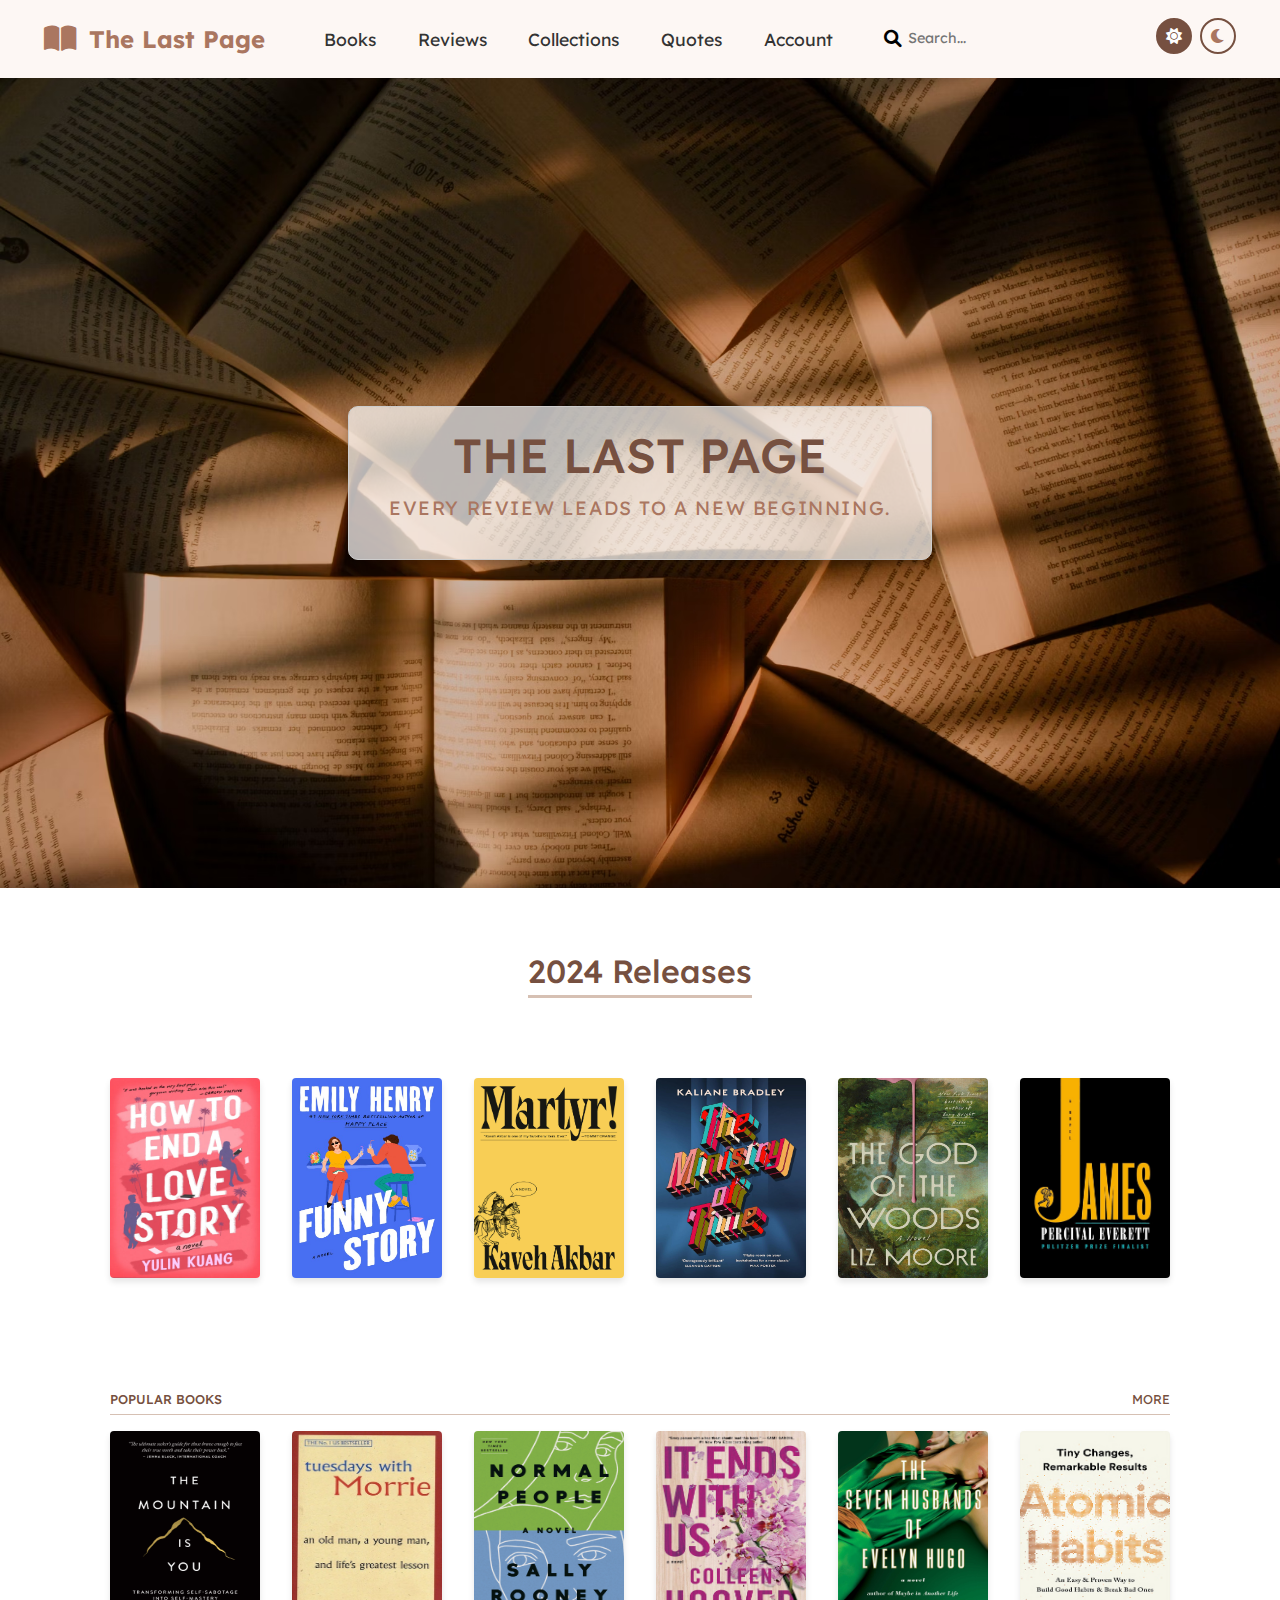
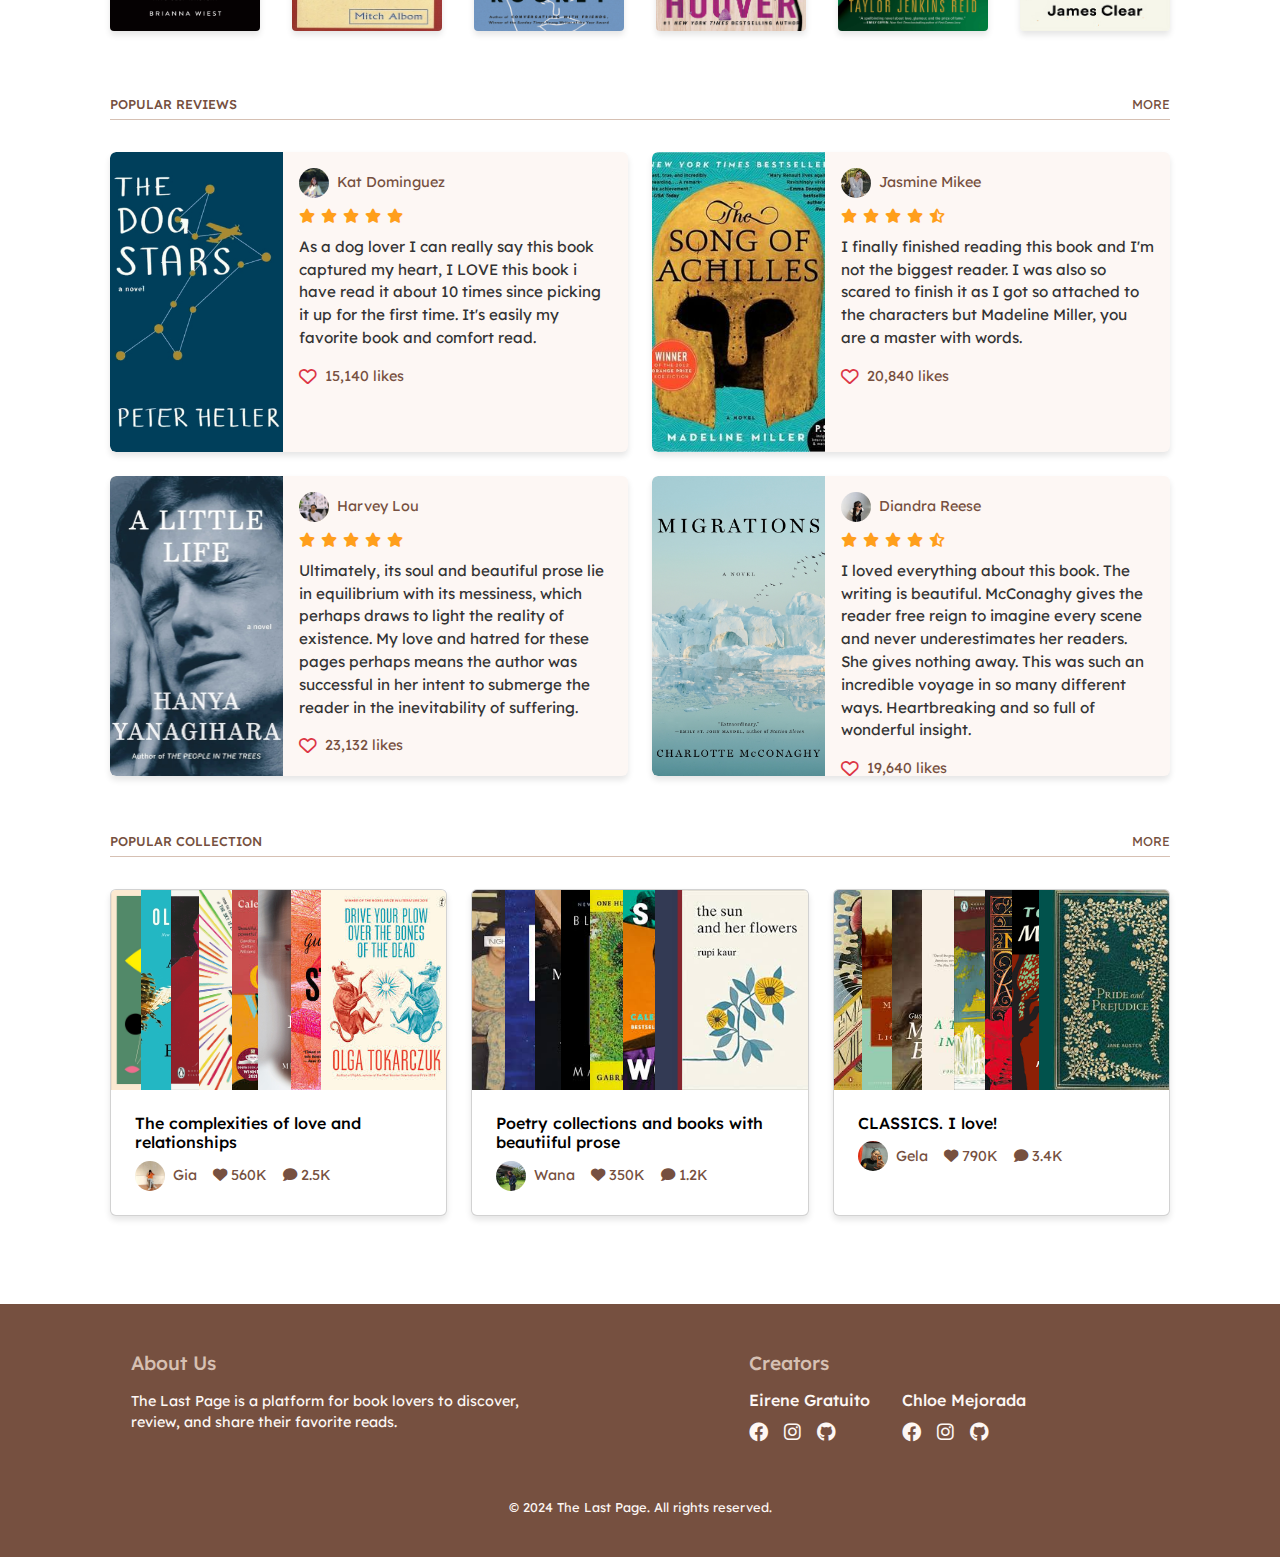
<file: index.html>
<!DOCTYPE html>
<html lang="en">
  <head>
    <title>Book Website</title>
    <meta charset="utf-8" />
    <meta
      name="viewport"
      content="width=device-width, initial-scale=1, shrink-to-fit=no"
    />
    <link
      href="https://cdn.jsdelivr.net/npm/bootstrap@5.3.2/dist/css/bootstrap.min.css"
      rel="stylesheet"
    />
    <link rel="preconnect" href="https://fonts.googleapis.com" />
    <link rel="preconnect" href="https://fonts.gstatic.com" crossorigin />
    <link
      href="https://fonts.googleapis.com/css2?family=Inter:ital,opsz,wght@0,14..32,100..900;1,14..32,100..900&family=Lexend:wght@100..900&display=swap"
      rel="stylesheet"
    />
    <link
      href="https://cdnjs.cloudflare.com/ajax/libs/font-awesome/6.0.0/css/all.min.css"
      rel="stylesheet"
    />
    <link rel="stylesheet" href="style.css" />
    <link rel="stylesheet" href="mediaqueries.css" />
  </head>
  <body>
    <header>
      <nav class="navbar navbar-expand-lg navbar-light">
        <div class="container-fluid">
          <a class="navbar-brand" href="index.html">
            <i class="fas fa-book-open"></i>
            The Last Page
          </a>
          <button
            class="navbar-toggler"
            type="button"
            data-bs-toggle="collapse"
            data-bs-target="#navbarContent"
          >
            <span class="navbar-toggler-icon"></span>
          </button>

          <div class="collapse navbar-collapse" id="navbarContent">
            <ul class="navbar-nav mx-auto mb-2 mb-lg-0">
              <li class="nav-item">
                <a class="nav-link" href="books.html">Books</a>
              </li>
              <li class="nav-item">
                <a class="nav-link" href="reviews.html">Reviews</a>
              </li>
              <li class="nav-item">
                <a class="nav-link" href="collection.html">Collections</a>
              </li>
              <li class="nav-item">
                <a class="nav-link" href="quotes.html">Quotes</a>
              </li>
              <li class="nav-item">
                <a class="nav-link" href="account.html">Account</a>
              </li>
            </ul>

            <div class="d-flex align-items-center">
              <div class="search-container">
                <div class="search-wrapper">
                  <i class="fas fa-search search-icon"></i>
                  <input
                    type="text"
                    class="search-input"
                    placeholder="Search..."
                  />
                  <div class="search-underline"></div>
                </div>
              </div>
              <!-- Add theme switcher here -->
              <div class="theme-switcher">
                <div class="theme-options">
                  <button
                    class="theme-btn light-theme active"
                    data-theme="light"
                  >
                    <i class="fas fa-sun"></i>
                  </button>
                  <button class="theme-btn dark-theme" data-theme="dark">
                    <i class="fas fa-moon"></i>
                  </button>
                </div>
              </div>
            </div>
          </div>
        </div>
      </nav>
    </header>

    <main>
      <div class="hero-image">
        <div class="hero-container text-center">
          <h1 class="hero-title">THE LAST PAGE</h1>
          <p class="hero-subtitle">Every review leads to a new beginning.</p>
        </div>
      </div>

      <div class="content-wrapper">
        <!-- 2024 Releases Section -->
        <h2 class="poster-main-title">2024 Releases</h2>
        <section class="posters-container">
          <div class="poster">
            <img src="Assets/poster1.jpg" alt="How to End a Love Story" />
            <div class="poster-title">How to End a Love Story (2024)</div>
            <div class="poster-stats">
              <div class="views">
                <i class="fas fa-eye"></i>
                <span>12.08k</span>
              </div>
              <div class="likes">
                <i class="fas fa-heart"></i>
                <span>4.74k</span>
              </div>
            </div>
          </div>
          <div class="poster">
            <img src="Assets/poster2.jpg" alt="Funny Story" />
            <div class="poster-title">Funny Story (2024)</div>
            <div class="poster-stats">
              <div class="views">
                <i class="fas fa-eye"></i>
                <span>12.08k</span>
              </div>
              <div class="likes">
                <i class="fas fa-heart"></i>
                <span>4.74k</span>
              </div>
            </div>
          </div>
          <div class="poster">
            <img src="Assets/poster3.jpg" alt="Martyr" />
            <div class="poster-title">Martyr! (2024)</div>
            <div class="poster-stats">
              <div class="views">
                <i class="fas fa-eye"></i>
                <span>12.08k</span>
              </div>
              <div class="likes">
                <i class="fas fa-heart"></i>
                <span>4.74k</span>
              </div>
            </div>
          </div>
          <div class="poster">
            <img src="Assets/poster4.jpg" alt="The Ministry of Time" />
            <div class="poster-title">The Ministry of Time (2024)</div>
            <div class="poster-stats">
              <div class="views">
                <i class="fas fa-eye"></i>
                <span>12.08k</span>
              </div>
              <div class="likes">
                <i class="fas fa-heart"></i>
                <span>4.74k</span>
              </div>
            </div>
          </div>
          <div class="poster">
            <img src="Assets/poster5.jpg" alt="The God of the Woods" />
            <div class="poster-title">The God of the Woods (2024)</div>
            <div class="poster-stats">
              <div class="views">
                <i class="fas fa-eye"></i>
                <span>12.08k</span>
              </div>
              <div class="likes">
                <i class="fas fa-heart"></i>
                <span>4.74k</span>
              </div>
            </div>
          </div>
          <div class="poster">
            <img src="Assets/poster6.jpg" alt="James" />
            <div class="poster-title">James (2024)</div>
            <div class="poster-stats">
              <div class="views">
                <i class="fas fa-eye"></i>
                <span>12.08k</span>
              </div>
              <div class="likes">
                <i class="fas fa-heart"></i>
                <span>4.74k</span>
              </div>
            </div>
          </div>
        </section>

        <!-- Popular Section -->
        <section class="popular-section">
          <div class="section-header">
            <h2 class="popular-title">POPULAR BOOKS</h2>
            <a href="#" class="more-link">MORE</a>
          </div>
          <div class="posters-container">
            <div class="poster">
              <img src="Assets/popular1.jpg" alt="The Mountain Is You" />
              <div class="poster-actions">
                <button class="action-btn">
                  <i class="fa-regular fa-eye"></i>
                </button>
                <button class="action-btn">
                  <i class="fa-regular fa-heart"></i>
                </button>
                <button class="action-btn">
                  <i class="fa-solid fa-ellipsis"></i>
                </button>
              </div>
            </div>
            <div class="poster">
              <img src="Assets/popular2.jpg" alt="Tuesdays with Morrie" />
              <div class="poster-actions">
                <button class="action-btn">
                  <i class="fa-regular fa-eye"></i>
                </button>
                <button class="action-btn">
                  <i class="fa-regular fa-heart"></i>
                </button>
                <button class="action-btn">
                  <i class="fa-solid fa-ellipsis"></i>
                </button>
              </div>
            </div>
            <div class="poster">
              <img src="Assets/popular3.jpg" alt="Normal People" />
              <div class="poster-actions">
                <button class="action-btn">
                  <i class="fa-regular fa-eye"></i>
                </button>
                <button class="action-btn">
                  <i class="fa-regular fa-heart"></i>
                </button>
                <button class="action-btn">
                  <i class="fa-solid fa-ellipsis"></i>
                </button>
              </div>
            </div>
            <div class="poster">
              <img src="Assets/popular4.jpg" alt="It Ends with Us" />
              <div class="poster-actions">
                <button class="action-btn">
                  <i class="fa-regular fa-eye"></i>
                </button>
                <button class="action-btn">
                  <i class="fa-regular fa-heart"></i>
                </button>
                <button class="action-btn">
                  <i class="fa-solid fa-ellipsis"></i>
                </button>
              </div>
            </div>
            <div class="poster">
              <img
                src="Assets/popular5.jpg"
                alt="The Seven Husbands of Evelyn Hugo"
              />
              <div class="poster-actions">
                <button class="action-btn">
                  <i class="fa-regular fa-eye"></i>
                </button>
                <button class="action-btn">
                  <i class="fa-regular fa-heart"></i>
                </button>
                <button class="action-btn">
                  <i class="fa-solid fa-ellipsis"></i>
                </button>
              </div>
            </div>
            <div class="poster">
              <img src="Assets/popular6.jpg" alt="Atomic Habits" />
              <div class="poster-actions">
                <button class="action-btn">
                  <i class="fa-regular fa-eye"></i>
                </button>
                <button class="action-btn">
                  <i class="fa-regular fa-heart"></i>
                </button>
                <button class="action-btn">
                  <i class="fa-solid fa-ellipsis"></i>
                </button>
              </div>
            </div>
          </div>
        </section>
        <!-- Review Section -->
        <section class="review-section">
          <div class="section-header">
            <h2 class="popular-title">POPULAR REVIEWS</h2>
            <a href="#" class="more-link">MORE</a>
          </div>
          <div class="row">
            <div class="col-md-6 mb-4">
              <div class="card">
                <div class="row g-0">
                  <div class="col-md-4">
                    <img
                      src="Assets\The Dog Stars.jpg"
                      class="img-fluid rounded-start"
                      alt="Wicked 2024"
                    />
                  </div>
                  <div class="col-md-8">
                    <div class="card-body">
                      <div class="user-profile mb-2">
                        <img
                          src="Assets\ate trin.jpg"
                          class="rounded-circle me-2"
                          alt="User Avatar"
                          width="30"
                          height="30"
                        />
                        <span class="username">Kat Dominguez</span>
                      </div>
                      <div class="d-flex align-items-center mb-2">
                        <div class="me-2">
                          <i class="fas fa-star text-warning"></i>
                          <i class="fas fa-star text-warning"></i>
                          <i class="fas fa-star text-warning"></i>
                          <i class="fas fa-star text-warning"></i>
                          <i class="fas fa-star text-warning"></i>
                        </div>
                      </div>
                      <p class="card-text">
                        As a dog lover I can really say this book captured my heart, I LOVE this book i have read it about 10 times since picking it up 
                        for the first time. It's easily my favorite book and comfort read.
                      </p>
                      <div class="d-flex align-items-center">
                        <i class="far fa-heart me-2 text-danger like-icon"></i>
                        <span class="like-count">15,140 likes</span>
                      </div>
                    </div>
                  </div>
                </div>
              </div>
            </div>
            <div class="col-md-6 mb-4">
              <div class="card">
                <div class="row g-0">
                  <div class="col-md-4">
                    <img
                      src="Assets\the aong of achilles.jpg"
                      class="img-fluid rounded-start"
                      alt="Wicked 2024"
                    />
                  </div>
                  <div class="col-md-8">
                    <div class="card-body">
                      <div class="user-profile mb-2">
                        <img
                          src="Assets\jas.jpg"
                          class="rounded-circle me-2"
                          alt="User Avatar"
                          width="30"
                          height="30"
                        />
                        <span class="username">Jasmine Mikee</span>
                      </div>
                      <div class="d-flex align-items-center mb-2">
                        <div class="me-2">
                          <i class="fas fa-star text-warning"></i>
                          <i class="fas fa-star text-warning"></i>
                          <i class="fas fa-star text-warning"></i>
                          <i class="fas fa-star text-warning"></i>
                          <i class="fas fa-star-half-alt text-warning"></i>
                        </div>
                      </div>
                      <p class="card-text">
                        I finally finished reading this book and I'm not the biggest reader. 
                        I was also so scared to finish it as I got so attached to the characters but
                        Madeline Miller, you are a master with words.
                    
                      </p>
                      <div class="d-flex align-items-center">
                        <i class="far fa-heart me-2 text-danger like-icon"></i>
                        <span class="like-count">20,840 likes</span>
                      </div>
                    </div>
                  </div>
                </div>
              </div>
            </div>
            <div class="col-md-6 mb-4">
              <div class="card">
                <div class="row g-0">
                  <div class="col-md-4">
                    <img
                      src="Assets\a little life.jpg"
                      class="img-fluid rounded-start"
                      alt="Wicked 2024"
                    />
                  </div>
                  <div class="col-md-8">
                    <div class="card-body">
                      <div class="user-profile mb-2">
                        <img
                          src="Assets\harvs.jpg"
                          class="rounded-circle me-2"
                          alt="User Avatar"
                          width="30"
                          height="30"
                        />
                        <span class="username">Harvey Lou</span>
                      </div>
                      <div class="d-flex align-items-center mb-2">
                        <div class="me-2">
                          <i class="fas fa-star text-warning"></i>
                          <i class="fas fa-star text-warning"></i>
                          <i class="fas fa-star text-warning"></i>
                          <i class="fas fa-star text-warning"></i>
                          <i class="fas fa-star text-warning"></i>
                        </div>
                      </div>
                      <p class="card-text">
                        Ultimately, its soul and beautiful prose lie in equilibrium
                        with its messiness, which perhaps draws to light the reality
                        of existence. My love and hatred for these pages perhaps means 
                        the author was successful in her intent to submerge the reader
                        in the inevitability of suffering.
                        
                        
                      </p>
                      <div class="d-flex align-items-center">
                        <i class="far fa-heart me-2 text-danger like-icon"></i>
                        <span class="like-count">23,132 likes</span>
                      </div>
                    </div>
                  </div>
                </div>
              </div>
            </div>
            <div class="col-md-6 mb-4">
              <div class="card">
                <div class="row g-0">
                  <div class="col-md-4">
                    <img
                      src="Assets\Migrations.jpg"
                      class="img-fluid rounded-start"
                      alt="Wicked 2024"
                    />
                  </div>
                  <div class="col-md-8">
                    <div class="card-body">
                      <div class="user-profile mb-2">
                        <img
                          src="Assets\dianders.jpg"
                          class="rounded-circle me-2"
                          alt="User Avatar"
                          width="30"
                          height="30"
                        />
                        <span class="username">Diandra Reese</span>
                      </div>
                      <div class="d-flex align-items-center mb-2">
                        <div class="me-2">
                          <i class="fas fa-star text-warning"></i>
                          <i class="fas fa-star text-warning"></i>
                          <i class="fas fa-star text-warning"></i>
                          <i class="fas fa-star text-warning"></i>
                          <i class="fas fa-star-half-alt text-warning"></i>
                        </div>
                      </div>
                      <p class="card-text">
                        I loved everything about this book.  The writing is beautiful. McConaghy gives the reader free reign to imagine every scene and never 
                        underestimates her readers. She gives nothing away. This was such an incredible voyage in so many different ways. 
                        Heartbreaking and so full of wonderful insight.    
                      </p>
                      <div class="d-flex align-items-center">
                        <i class="far fa-heart me-2 text-danger like-icon"></i>
                        <span class="like-count">19,640 likes</span>
                      </div>
                    </div>
                  </div>
                </div>
              </div>
            </div>
            <!-- Add more reviews as needed -->
          </div>
        </section>

        <div class="collection-section">
          <div class="section-header">
            <h2 class="popular-title">POPULAR COLLECTION</h2>
            <a href="#" class="more-link">MORE</a>
          </div>
          <div class="row">
            <div class="col-md-4 mb-4">
              <div class="card h-100">
                <div class="image-stack">
                  <img
                    src="Assets\letters-to-milena.jpg"
                    class="stacked-image"
                    alt="Image 1"
                  />
                  <img
                    src="Assets\awyite.jpg"
                    class="stacked-image"
                    alt="Image 2"
                  />
                  <img
                    src="Assets\giovannis room.jpg"
                    class="stacked-image"
                    alt="Image 3"
                  />
                  <img
                    src="Assets\ill give u the sun.jpg"
                    class="stacked-image"
                    alt="Image 4"
                  />
                  <img
                    src="Assets\open water.jpg"
                    class="stacked-image"
                    alt="Image 5"
                  />
                  <img
                    src="Assets\tvd.jpg"
                    class="stacked-image"
                    alt="Image 5"
                  />
                  <img
                    src="Assets\still born.jpg"
                    class="stacked-image"
                    alt="Image 5"
                  />
                  <img
                    src="Assets\drive your plow.jpg"
                    class="stacked-image"
                    alt="Image 5"
                  />
                </div>
                <div class="card-body">
                  <h5 class="card-title">
                    The complexities of love and relationships
                  </h5>
                  <div class="d-flex align-items-center">
                    <img
                      src="Assets\gia.jpg"
                      class="rounded-circle me-2"
                      alt="User 1"
                      width="30"
                    />
                    <span>Gia</span>
                    <i class="fas fa-heart ms-3 me-1"></i> 560K
                    <i class="fas fa-comment ms-3 me-1"></i> 2.5K
                  </div>
                </div>
              </div>
            </div>
            <div class="col-md-4 mb-4">
              <div class="card h-100">
                <div class="image-stack">
                  <img
                    src="Assets\night sky.jpg"
                    class="stacked-image"
                    alt="Image 1"
                  />
                  <img
                    src="Assets\bluets.jpg"
                    class="stacked-image"
                    alt="Image 2"
                  />
                  <img
                    src="Assets\time is a mother.jpg"
                    class="stacked-image"
                    alt="Image 3"
                  />
                  <img
                    src="Assets\blue horses.jpg"
                    class="stacked-image"
                    alt="Image 4"
                  />
                  <img
                    src="Assets\100 years of solitude.jpg"
                    class="stacked-image"
                    alt="Image 5"
                  />
                  <img
                    src="Assets\small worlds.jpg"
                    class="stacked-image"
                    alt="Image 5"
                  />
                  <img
                    src="Assets\memories.jpg"
                    class="stacked-image"
                    alt="Image 5"
                  />
                  <img
                    src="Assets\the sun and her flowers.jpg"
                    class="stacked-image"
                    alt="Image 5"
                  />
                </div>
                <div class="card-body">
                  <h5 class="card-title">
                    Poetry collections and books with beautiiful prose
                  </h5>
                  <div class="d-flex align-items-center">
                    <img
                      src="Assets\wana.jpg"
                      class="rounded-circle me-2"
                      alt="User 2"
                      width="30"
                    />
                    <span>Wana</span>
                    <i class="fas fa-heart ms-3 me-1"></i> 350K
                    <i class="fas fa-comment ms-3 me-1"></i> 1.2K
                  </div>
                </div>
              </div>
            </div>
            <div class="col-md-4 mb-4">
              <div class="card h-100">
                <div class="image-stack">
                  <img
                    src="Assets\the master and margarita.jpg"
                    class="stacked-image"
                    alt="Image 1"
                  />
                  <img
                    src="Assets\the unbearable lightness of being.jpg"
                    class="stacked-image"
                    alt="Image 2"
                  />
                  <img
                    src="Assets\madame bovary.jpg"
                    class="stacked-image"
                    alt="Image 3"
                  />
                  <img
                    src="Assets\a tree grows in brooklyn.jpg"
                    class="stacked-image"
                    alt="Image 4"
                  />
                  <img
                    src="Assets\brideshead revisited.jpg"
                    class="stacked-image"
                    alt="Image 5"
                  />
                  <img
                    src="Assets\rebecca.jpg"
                    class="stacked-image"
                    alt="Image 5"
                  />
                  <img
                    src="Assets\to kill a mockingbird.png"
                    class="stacked-image"
                    alt="Image 5"
                  />
                  <img
                    src="Assets\pride and prejudice.jpg"
                    class="stacked-image"
                    alt="Image 5"
                  />
                </div>
                <div class="card-body">
                  <h5 class="card-title">
                    CLASSICS. I love!
                  </h5>
                  <div class="d-flex align-items-center">
                    <img
                      src="Assets\gela.jpg"
                      class="rounded-circle me-2"
                      alt="User 3"
                      width="30"
                    />
                    <span>Gela</span>
                    <i class="fas fa-heart ms-3 me-1"></i> 790K
                    <i class="fas fa-comment ms-3 me-1"></i> 3.4K
                  </div>
                </div>
              </div>
            </div>
            <!-- Repeat for other cards -->
          </div>
        </div>
      </div>
      <!--Footer-->
      <footer class="footer">
        <div class="footer-content">
          <div class="footer-section">
            <h3>About Us</h3>
            <p>
              The Last Page is a platform for book lovers to discover, review,
              and share their favorite reads.
            </p>
          </div>

          <div class="footer-section">
            <h3>Creators</h3>
            <div class="creators">
              <div class="creator">
                <h4>Eirene Gratuito</h4>
                <div class="social-links">
                  <a href="https://www.facebook.com/Eirene.Mndz/" target="_blank"
                    ><i class="fab fa-facebook"></i
                  ></a>
                  <a href="https://www.instagram.com/akosieirene/" target="_blank"
                    ><i class="fab fa-instagram"></i
                  ></a>
                  <a href="https://github.com/EireneMG" target="_blank"><i class="fab fa-github"></i></a>
                </div>
              </div>
              <div class="creator">
                <h4>Chloe Mejorada</h4>
                <div class="social-links">
                  <a href="https://www.facebook.com/chloegndrl" target="_blank"
                    ><i class="fab fa-facebook"></i
                  ></a>
                  <a href="https://www.instagram.com/chloegndrl/" target="_blank"
                    ><i class="fab fa-instagram"></i
                  ></a>
                  <a href="https://github.com/chloegndrl" target="_blank"><i class="fab fa-github"></i></a>
                </div>
              </div>
            </div>
          </div>
        </div>

        <div class="footer-bottom">
          <p>&copy; 2024 The Last Page. All rights reserved.</p>
        </div>
      </footer>
    </main>

    <script src="https://cdn.jsdelivr.net/npm/bootstrap@5.3.2/dist/js/bootstrap.bundle.min.js"></script>
    <script src="script.js"></script>
  </body>
</html>
</file>
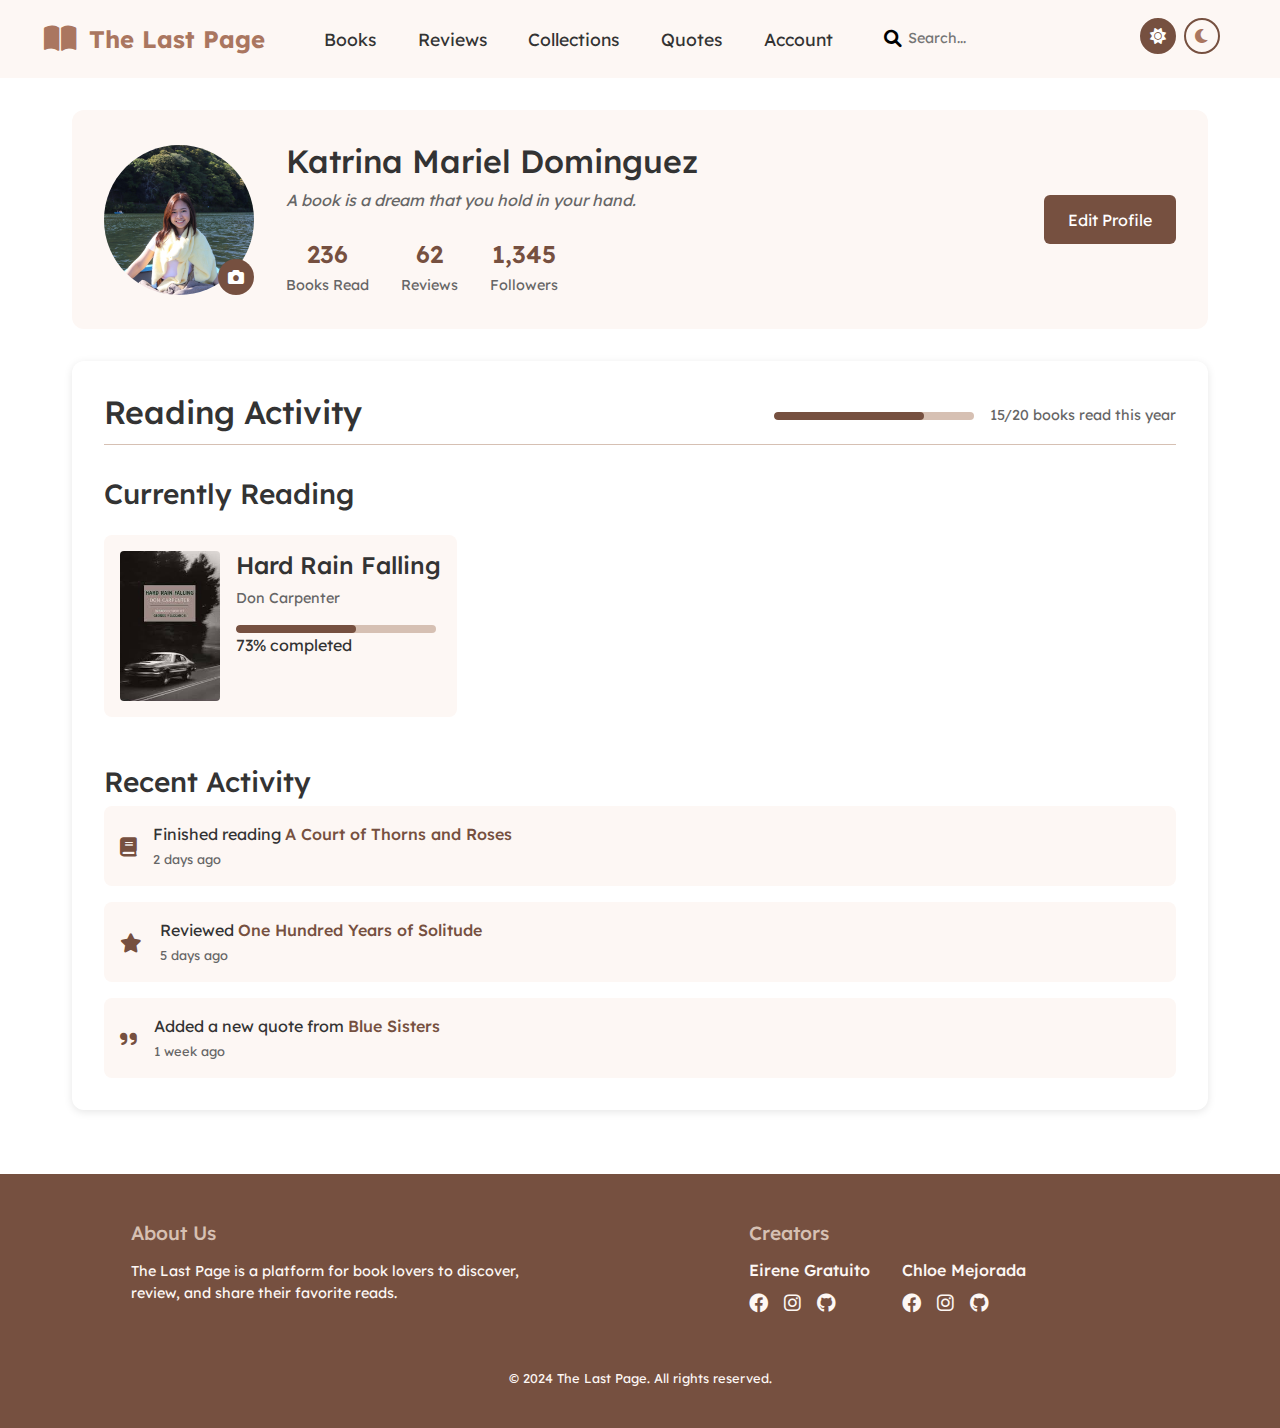
<file: account.html>
<!DOCTYPE html>
<html lang="en">
  <head>
    <title>Book Website</title>
    <meta charset="utf-8" />
    <meta
      name="viewport"
      content="width=device-width, initial-scale=1, shrink-to-fit=no"
    />
    <link
      href="https://cdn.jsdelivr.net/npm/bootstrap@5.3.2/dist/css/bootstrap.min.css"
      rel="stylesheet"
    />
    <link
      href="https://cdnjs.cloudflare.com/ajax/libs/font-awesome/6.0.0/css/all.min.css"
      rel="stylesheet"
    />
    <link rel="preconnect" href="https://fonts.googleapis.com" />
    <link rel="preconnect" href="https://fonts.gstatic.com" crossorigin />
    <link
      href="https://fonts.googleapis.com/css2?family=Inter:ital,opsz,wght@0,14..32,100..900;1,14..32,100..900&family=Lexend:wght@100..900&display=swap"
      rel="stylesheet"
    />
    <link rel="stylesheet" href="style.css" />
    <link rel="stylesheet" href="mediaqueries.css" />
  </head>
  <body>
    <header>
      <nav class="navbar navbar-expand-lg navbar-light">
        <div class="container-fluid">
          <a class="navbar-brand" href="index.html">
            <i class="fas fa-book-open"></i>
            The Last Page
          </a>
          <button
            class="navbar-toggler"
            type="button"
            data-bs-toggle="collapse"
            data-bs-target="#navbarContent"
          >
            <span class="navbar-toggler-icon"></span>
          </button>

          <div class="collapse navbar-collapse" id="navbarContent">
            <ul class="navbar-nav mx-auto mb-2 mb-lg-0">
              <li class="nav-item">
                <a class="nav-link" href="books.html">Books</a>
              </li>
              <li class="nav-item">
                <a class="nav-link" href="reviews.html">Reviews</a>
              </li>
              <li class="nav-item">
                <a class="nav-link" href="collection.html">Collections</a>
              </li>
              <li class="nav-item">
                <a class="nav-link" href="quotes.html">Quotes</a>
              </li>
              <li class="nav-item">
                <a class="nav-link" href="account.html">Account</a>
              </li>
            </ul>

            <div class="d-flex align-items-center">
              <div class="search-container">
                <div class="search-wrapper">
                  <i class="fas fa-search search-icon"></i>
                  <input
                    type="text"
                    class="search-input"
                    placeholder="Search..."
                  />
                  <div class="search-underline"></div>
                </div>
                <!-- Add theme switcher here -->
                <div class="theme-switcher">
                  <div class="theme-options">
                    <button
                      class="theme-btn light-theme active"
                      data-theme="light"
                    >
                      <i class="fas fa-sun"></i>
                    </button>
                    <button class="theme-btn dark-theme" data-theme="dark">
                      <i class="fas fa-moon"></i>
                    </button>
                  </div>
                </div>
              </div>
            </div>
          </div>
        </div>
      </nav>
    </header>
    <main>
      <div class="account-container">
        <!-- Profile Section -->
        <div class="profile-section">
          <div class="profile-header">
            <div class="profile-avatar">
              <img
                src="Assets\ate trin.jpg"
                alt="Profile Picture"
                class="avatar-img"
              />
              <button class="edit-avatar-btn">
                <i class="fas fa-camera"></i>
              </button>
            </div>
            <div class="profile-info">
              <h1 class="profile-name">Katrina Mariel Dominguez</h1>
              <p class="profile-bio">A book is a dream that you hold in your hand.</p>
              <div class="profile-stats">
                <div class="stat-item">
                  <span class="stat-number">236</span>
                  <span class="stat-label">Books Read</span>
                </div>
                <div class="stat-item">
                  <span class="stat-number">62</span>
                  <span class="stat-label">Reviews</span>
                </div>
                <div class="stat-item">
                  <span class="stat-number">1,345</span>
                  <span class="stat-label">Followers</span>
                </div>
              </div>
            </div>
            <button class="edit-profile-btn">Edit Profile</button>
          </div>
        </div>

        <!-- Reading Activity -->
        <div class="activity-section">
          <div class="section-header">
            <h2>Reading Activity</h2>
            <div class="reading-progress">
              <div class="progress-bar">
                <div class="progress" style="width: 75%"></div>
              </div>
              <span class="progress-text">15/20 books read this year</span>
            </div>
          </div>

          <!-- Currently Reading -->
          <div class="currently-reading">
            <h3>Currently Reading</h3>
            <div class="book-cards">
              <div class="book-card">
                <img
                  src="Assets\hard rain falling.jpg"
                  alt="Book Cover"
                  class="book-cover"
                />
                <div class="book-info">
                  <h4>Hard Rain Falling </h4>
                  <p class="author">Don Carpenter</p>
                  <div class="reading-status">
                    <div class="progress-bar">
                      <div class="progress" style="width: 60%"></div>
                    </div>
                    <span>73% completed</span>
                  </div>
                </div>
              </div>
            </div>
          </div>

          <!-- Recent Activity -->
          <div class="recent-activity">
            <h3>Recent Activity</h3>
            <div class="activity-list">
              <div class="activity-item">
                <i class="fas fa-book activity-icon"></i>
                <div class="activity-content">
                  <p>
                    Finished reading
                    <span class="highlight">A Court of Thorns and Roses</span>
                  </p>
                  <span class="activity-time">2 days ago</span>
                </div>
              </div>
              <div class="activity-item">
                <i class="fas fa-star activity-icon"></i>
                <div class="activity-content">
                  <p>
                    Reviewed
                    <span class="highlight"
                      >One Hundred Years of Solitude</span
                    >
                  </p>
                  <span class="activity-time">5 days ago</span>
                </div>
              </div>
              <div class="activity-item">
                <i class="fas fa-quote-right activity-icon"></i>
                <div class="activity-content">
                  <p>
                    Added a new quote from
                    <span class="highlight"
                      >Blue Sisters</span
                    >
                  </p>
                  <span class="activity-time">1 week ago</span>
                </div>
              </div>
            </div>
          </div>
        </div>
      </div>
      <!--Footer-->
      <footer class="footer">
        <div class="footer-content">
          <div class="footer-section">
            <h3>About Us</h3>
            <p>
              The Last Page is a platform for book lovers to discover, review,
              and share their favorite reads.
            </p>
          </div>

          <div class="footer-section">
            <h3>Creators</h3>
            <div class="creators">
              <div class="creator">
                <h4>Eirene Gratuito</h4>
                <div class="social-links">
                  <a href="https://www.facebook.com/Eirene.Mndz/" target="_blank"
                    ><i class="fab fa-facebook"></i
                  ></a>
                  <a href="https://www.instagram.com/akosieirene/" target="_blank"
                    ><i class="fab fa-instagram"></i
                  ></a>
                  <a href="https://github.com/EireneMG" target="_blank"><i class="fab fa-github"></i></a>
                </div>
              </div>
              <div class="creator">
                <h4>Chloe Mejorada</h4>
                <div class="social-links">
                  <a href="https://www.facebook.com/chloegndrl" target="_blank"
                    ><i class="fab fa-facebook"></i
                  ></a>
                  <a href="https://www.instagram.com/chloegndrl/" target="_blank"
                    ><i class="fab fa-instagram"></i
                  ></a>
                  <a href="https://github.com/chloegndrl" target="_blank"><i class="fab fa-github"></i></a>
                </div>
              </div>
            </div>
          </div>
        </div>

        <div class="footer-bottom">
          <p>&copy; 2024 The Last Page. All rights reserved.</p>
        </div>
      </footer>
    </main>
    <script src="https://cdn.jsdelivr.net/npm/bootstrap@5.3.2/dist/js/bootstrap.bundle.min.js"></script>
    <script src="script.js"></script>
  </body>
</html>
</file>
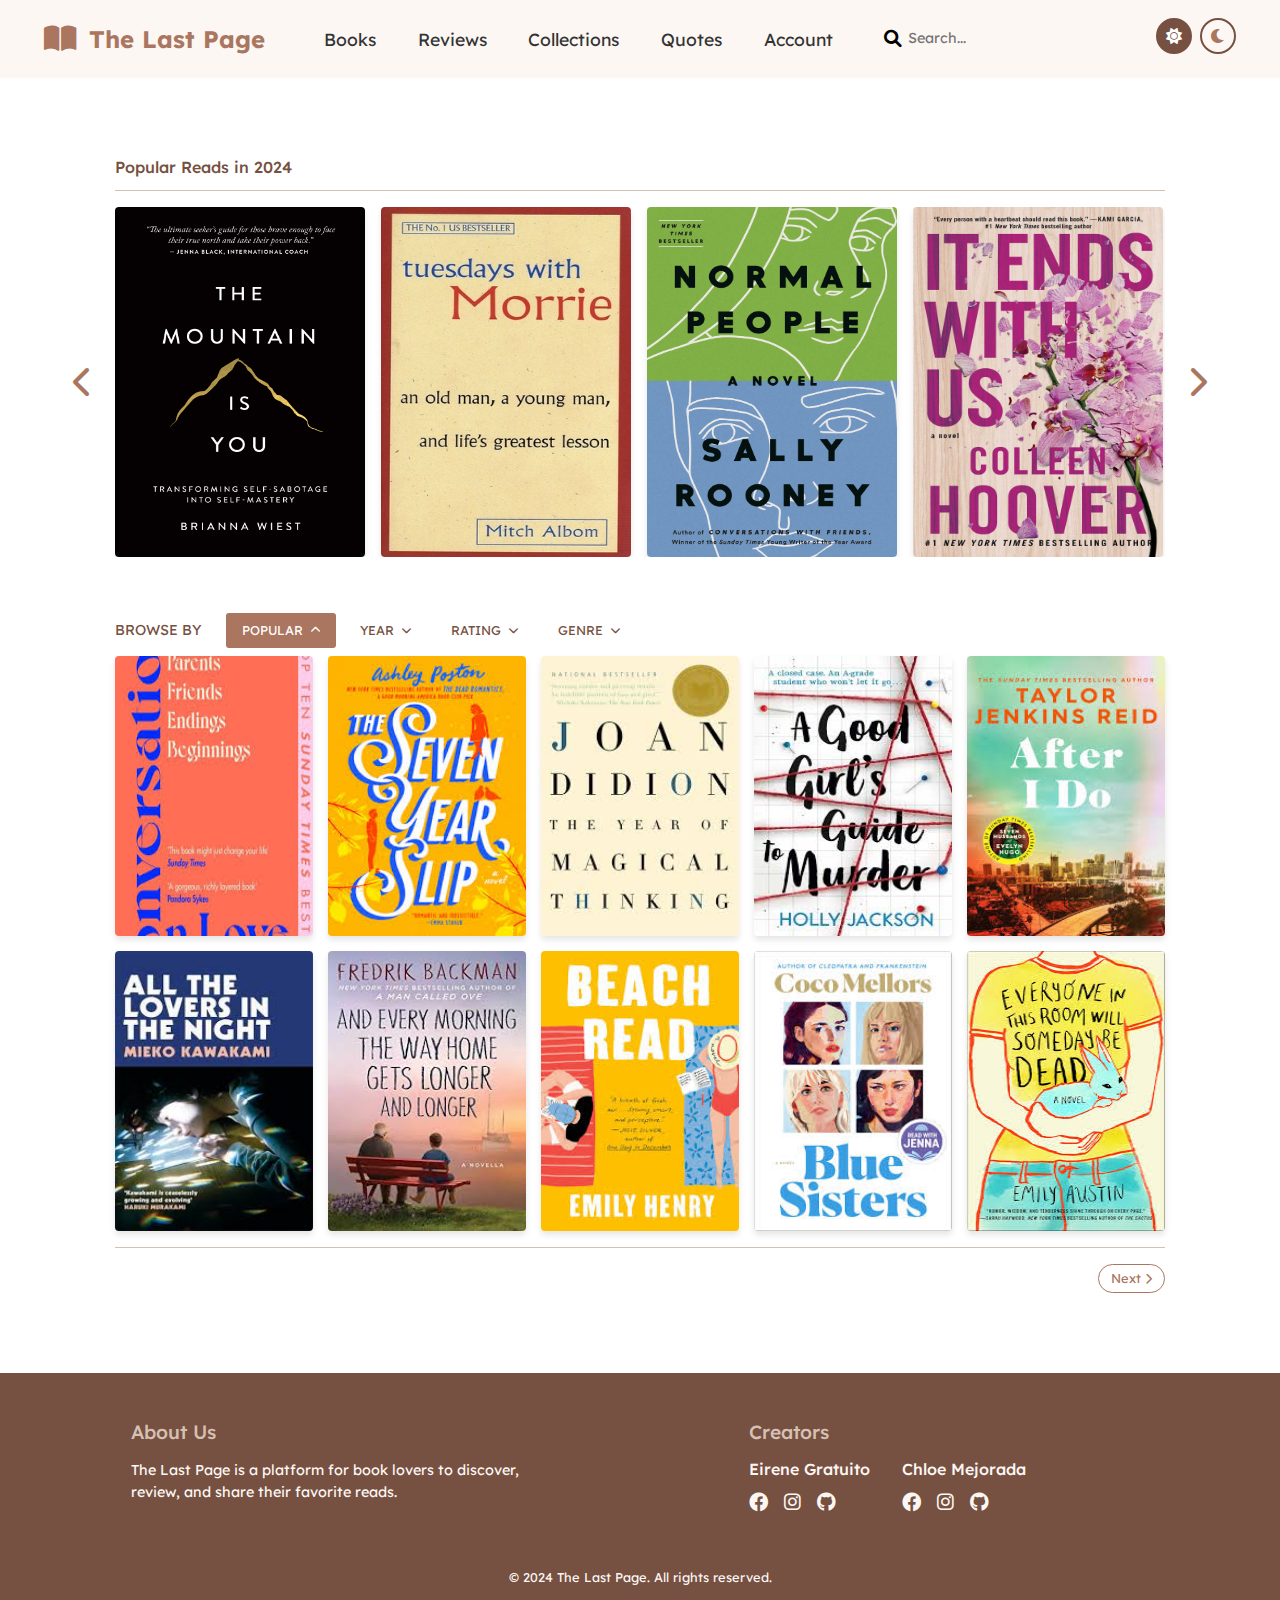
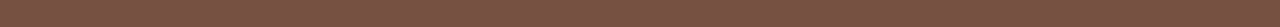
<file: books.html>
<!DOCTYPE html>
<html lang="en">
  <head>
    <title>Book Website</title>
    <meta charset="utf-8" />
    <meta
      name="viewport"
      content="width=device-width, initial-scale=1, shrink-to-fit=no"
    />
    <link
      href="https://cdn.jsdelivr.net/npm/bootstrap@5.3.2/dist/css/bootstrap.min.css"
      rel="stylesheet"
    />
    <link
      href="https://cdnjs.cloudflare.com/ajax/libs/font-awesome/6.0.0/css/all.min.css"
      rel="stylesheet"
    />
    <link rel="preconnect" href="https://fonts.googleapis.com" />
    <link rel="preconnect" href="https://fonts.gstatic.com" crossorigin />
    <link
      href="https://fonts.googleapis.com/css2?family=Inter:ital,opsz,wght@0,14..32,100..900;1,14..32,100..900&family=Lexend:wght@100..900&display=swap"
      rel="stylesheet"
    />
    <link rel="stylesheet" href="style.css" />
    <link rel="stylesheet" href="mediaqueries.css" />
  </head>
  <body>
    <header>
      <nav class="navbar navbar-expand-lg navbar-light">
        <div class="container-fluid">
          <a class="navbar-brand" href="index.html">
            <i class="fas fa-book-open"></i>
            The Last Page
          </a>
          <button
            class="navbar-toggler"
            type="button"
            data-bs-toggle="collapse"
            data-bs-target="#navbarContent"
          >
            <span class="navbar-toggler-icon"></span>
          </button>

          <div class="collapse navbar-collapse" id="navbarContent">
            <ul class="navbar-nav mx-auto mb-2 mb-lg-0">
              <li class="nav-item">
                <a class="nav-link" href="books.html">Books</a>
              </li>
              <li class="nav-item">
                <a class="nav-link" href="reviews.html">Reviews</a>
              </li>
              <li class="nav-item">
                <a class="nav-link" href="collection.html">Collections</a>
              </li>
              <li class="nav-item">
                <a class="nav-link" href="quotes.html">Quotes</a>
              </li>
              <li class="nav-item">
                <a class="nav-link" href="account.html">Account</a>
              </li>
            </ul>

            <div class="d-flex align-items-center">
              <div class="search-container">
                <div class="search-wrapper">
                  <i class="fas fa-search search-icon"></i>
                  <input
                    type="text"
                    class="search-input"
                    placeholder="Search..."
                  />
                  <div class="search-underline"></div>
                </div>
              </div>
              <!-- Add theme switcher here -->
              <div class="theme-switcher">
                <div class="theme-options">
                  <button
                    class="theme-btn light-theme active"
                    data-theme="light"
                  >
                    <i class="fas fa-sun"></i>
                  </button>
                  <button class="theme-btn dark-theme" data-theme="dark">
                    <i class="fas fa-moon"></i>
                  </button>
                </div>
              </div>
            </div>
          </div>
        </div>
      </nav>
    </header>

    <main>
      <div class="books-section">
        <div class="section-header">
          <h2 class="popular-title">Popular Reads in 2024</h2>
        </div>
        <div class="carousel">
          <button class="nav-arrow left-arrow">
            <i class="fa-solid fa-chevron-left"></i>
          </button>
          <div class="books-container">
            <div class="book">
              <img src="Assets/popular1.jpg" alt="Book 1" />
              <div class="book-actions">
                <button class="action-btn">
                  <i class="fa-regular fa-eye"></i>
                </button>
                <button class="action-btn">
                  <i class="fa-regular fa-heart"></i>
                </button>
                <button class="action-btn">
                  <i class="fa-solid fa-ellipsis"></i>
                </button>
              </div>
            </div>
            <div class="book">
              <img src="Assets/popular2.jpg" alt="Book 2" />
              <div class="book-actions">
                <button class="action-btn">
                  <i class="fa-regular fa-eye"></i>
                </button>
                <button class="action-btn">
                  <i class="fa-regular fa-heart"></i>
                </button>
                <button class="action-btn">
                  <i class="fa-solid fa-ellipsis"></i>
                </button>
              </div>
            </div>
            <div class="book">
              <img src="Assets/popular3.jpg" alt="Book 3" />
              <div class="book-actions">
                <button class="action-btn">
                  <i class="fa-regular fa-eye"></i>
                </button>
                <button class="action-btn">
                  <i class="fa-regular fa-heart"></i>
                </button>
                <button class="action-btn">
                  <i class="fa-solid fa-ellipsis"></i>
                </button>
              </div>
            </div>
            <div class="book">
              <img src="Assets/popular4.jpg" alt="Book 4" />
              <div class="book-actions">
                <button class="action-btn">
                  <i class="fa-regular fa-eye"></i>
                </button>
                <button class="action-btn">
                  <i class="fa-regular fa-heart"></i>
                </button>
                <button class="action-btn">
                  <i class="fa-solid fa-ellipsis"></i>
                </button>
              </div>
            </div>
            <div class="book">
              <img src="Assets/popular5.jpg" alt="Book 5" />
              <div class="book-actions">
                <button class="action-btn">
                  <i class="fa-regular fa-eye"></i>
                </button>
                <button class="action-btn">
                  <i class="fa-regular fa-heart"></i>
                </button>
                <button class="action-btn">
                  <i class="fa-solid fa-ellipsis"></i>
                </button>
              </div>
            </div>
            <div class="book">
              <img src="Assets/popular6.jpg" alt="Book 6" />
              <div class="book-actions">
                <button class="action-btn">
                  <i class="fa-regular fa-eye"></i>
                </button>
                <button class="action-btn">
                  <i class="fa-regular fa-heart"></i>
                </button>
                <button class="action-btn">
                  <i class="fa-solid fa-ellipsis"></i>
                </button>
              </div>
            </div>
            <div class="book">
              <img src="Assets/popular7.jpg" alt="Book 7" />
              <div class="book-actions">
                <button class="action-btn">
                  <i class="fa-regular fa-eye"></i>
                </button>
                <button class="action-btn">
                  <i class="fa-regular fa-heart"></i>
                </button>
                <button class="action-btn">
                  <i class="fa-solid fa-ellipsis"></i>
                </button>
              </div>
            </div>
            <div class="book">
              <img src="Assets/popular8.jpg" alt="Book 8" />
              <div class="book-actions">
                <button class="action-btn">
                  <i class="fa-regular fa-eye"></i>
                </button>
                <button class="action-btn">
                  <i class="fa-regular fa-heart"></i>
                </button>
                <button class="action-btn">
                  <i class="fa-solid fa-ellipsis"></i>
                </button>
              </div>
            </div>
            <!-- Repeat for other books -->
          </div>
          <button class="nav-arrow right-arrow">
            <i class="fa-solid fa-chevron-right"></i>
          </button>
        </div>
        <div class="browse-menu">
          <span class="browse-label">BROWSE BY</span>
          <div class="browse-options">
            <!-- Popular Dropdown -->
            <div class="dropdown">
              <button class="browse-btn active" type="button">
                POPULAR
                <i class="fas fa-chevron-down"></i>
              </button>
              <div class="dropdown-content">
                <a href="#">ALL TIME</a>
                <a href="#">THIS WEEK</a>
                <a href="#">THIS MONTH</a>
                <a href="#">THIS YEAR</a>
              </div>
            </div>

            <!-- Year Dropdown -->
            <div class="dropdown">
              <button class="browse-btn" type="button">
                YEAR
                <i class="fas fa-chevron-down"></i>
              </button>
              <div class="dropdown-content">
                <a href="#">2024</a>
                <a href="#">2023</a>
                <a href="#">2022</a>
                <a href="#">2021</a>
                <a href="#">2020</a>
                <a href="#">2019</a>
                <a href="#">2018</a>
                <a href="#">2017</a>
                <a href="#">2016</a>
                <a href="#">2015</a>
                <a href="#">2014</a>
              </div>
            </div>

            <!-- Rating Dropdown -->
            <div class="dropdown">
              <button class="browse-btn" type="button">
                RATING
                <i class="fas fa-chevron-down"></i>
              </button>
              <div class="dropdown-content">
                <a href="#">5 stars</a>
                <a href="#">4 stars</a>
                <a href="#">3 stars</a>
              </div>
            </div>

            <!-- Genre Dropdown -->
            <div class="dropdown">
              <button class="browse-btn" type="button">
                GENRE
                <i class="fas fa-chevron-down"></i>
              </button>
              <div class="dropdown-content">
                <a href="#">Action</a>
                <a href="#">Adventure</a>
                <a href="#">Biography</a>
                <a href="#">Fantasy</a>
                <a href="#">Fiction</a>
                <a href="#">History</a>
                <a href="#">Horror</a>
                <a href="#">Mystery</a>
                <a href="#">Non-Fiction</a>
                <a href="#">Poetry</a>
                <a href="#">Romance</a>
                <a href="#">Sci-Fi</a>
                <a href="#">Self-Help</a>
                <a href="#">Thriller</a>
              </div>
            </div>
          </div>
        </div>

        <div class="books-catalog">
          <div class="book">
            <img src="Assets\convos on love.jpg" alt="Book 1" />
          </div>
          <div class="book">
            <img src="Assets\the seven year slip.jpg" alt="Book 2" />
          </div>
          <div class="book">
            <img src="Assets\the year of magical thinking.jpg" alt="Book 3" />
          </div>
          <div class="book">
            <img src="Assets\a good girls.jpg" alt="Book 4" />
          </div>
          <div class="book">
            <img src="Assets\after i do.jpg" alt="Book 5" />
          </div>
          <div class="book">
            <img src="Assets\all the lovers in the night.jpg" alt="Book 6" />
          </div>
          <div class="book">
            <img src="Assets\and every morning.jpg" alt="Book 7" />
          </div>
          <div class="book">
            <img src="Assets\beach read.jpg" alt="Book 8" />
          </div>
          <div class="book">
            <img src="Assets\blue sisters.jpg" alt="Book 9" />
          </div>
          <div class="book">
            <img src="Assets\everyone in the room will someday be dead.jpg" alt="Book 10" />
          </div>
        </div>
        <div class="catalog-navigation">
          <button class="catalog-next-btn">
            <span>Next</span>
            <i class="fas fa-chevron-right"></i>
          </button>
        </div>
      </div>
      <!--Footer-->
      <footer class="footer">
        <div class="footer-content">
          <div class="footer-section">
            <h3>About Us</h3>
            <p>
              The Last Page is a platform for book lovers to discover, review,
              and share their favorite reads.
            </p>
           </div>
          <div class="footer-section">
            <h3>Creators</h3>
            <div class="creators">
              <div class="creator">
                <h4>Eirene Gratuito</h4>
                <div class="social-links">
                  <a href="https://www.facebook.com/Eirene.Mndz/" target="_blank"
                    ><i class="fab fa-facebook"></i
                  ></a>
                  <a href="https://www.instagram.com/akosieirene/" target="_blank"
                    ><i class="fab fa-instagram"></i
                  ></a>
                  <a href="https://github.com/EireneMG" target="_blank"><i class="fab fa-github"></i></a>
                </div>
              </div>
              <div class="creator">
                <h4>Chloe Mejorada</h4>
                <div class="social-links">
                  <a href="https://www.facebook.com/chloegndrl" target="_blank"
                    ><i class="fab fa-facebook"></i
                  ></a>
                  <a href="https://www.instagram.com/chloegndrl/" target="_blank"
                    ><i class="fab fa-instagram"></i
                  ></a>
                  <a href="https://github.com/chloegndrl" target="_blank"><i class="fab fa-github"></i></a>
                </div>
              </div>
            </div>
          </div>
        </div>

        <div class="footer-bottom">
          <p>&copy; 2024 The Last Page. All rights reserved.</p>
        </div>
      </footer>
    </main>
    <script src="https://cdn.jsdelivr.net/npm/bootstrap@5.3.2/dist/js/bootstrap.bundle.min.js"></script>
    <script src="script.js"></script>
  </body>
</html>
</file>
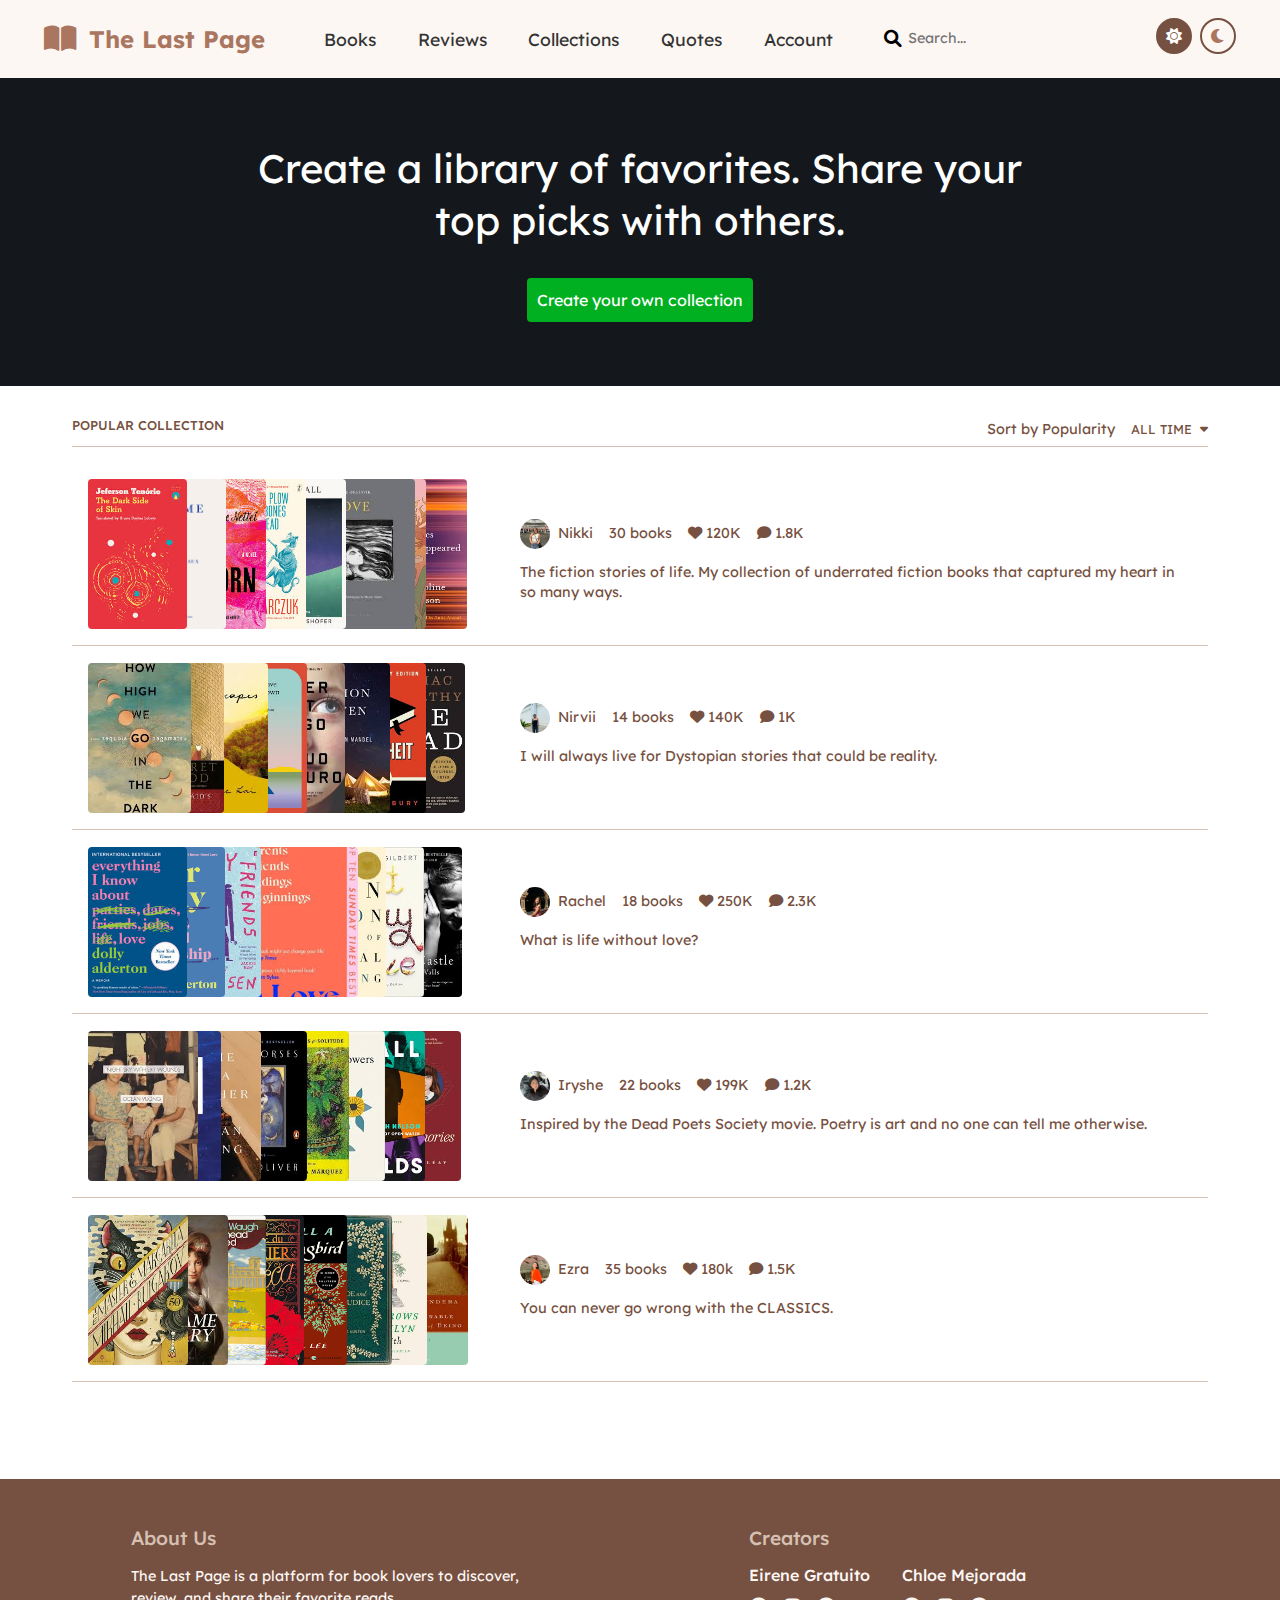
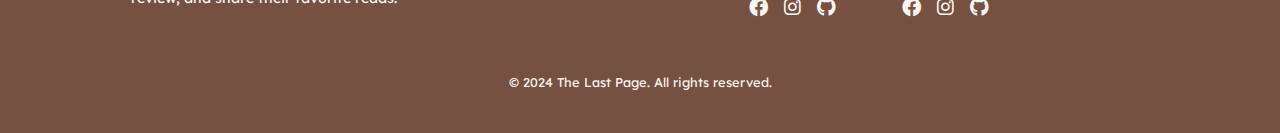
<file: collection.html>
<!DOCTYPE html>
<html lang="en">
  <head>
    <title>Book Website</title>
    <meta charset="utf-8" />
    <meta
      name="viewport"
      content="width=device-width, initial-scale=1, shrink-to-fit=no"
    />
    <link
      href="https://cdn.jsdelivr.net/npm/bootstrap@5.3.2/dist/css/bootstrap.min.css"
      rel="stylesheet"
    />
    <link
      href="https://cdnjs.cloudflare.com/ajax/libs/font-awesome/6.0.0/css/all.min.css"
      rel="stylesheet"
    />
    <link rel="preconnect" href="https://fonts.googleapis.com" />
    <link rel="preconnect" href="https://fonts.gstatic.com" crossorigin />
    <link
      href="https://fonts.googleapis.com/css2?family=Inter:ital,opsz,wght@0,14..32,100..900;1,14..32,100..900&family=Lexend:wght@100..900&display=swap"
      rel="stylesheet"
    />
    <link rel="stylesheet" href="style.css" />
    <link rel="stylesheet" href="mediaqueries.css" />
  </head>
  <body>
    <header>
      <nav class="navbar navbar-expand-lg navbar-light">
        <div class="container-fluid">
          <a class="navbar-brand" href="index.html">
            <i class="fas fa-book-open"></i>
            The Last Page
          </a>
          <button
            class="navbar-toggler"
            type="button"
            data-bs-toggle="collapse"
            data-bs-target="#navbarContent"
          >
            <span class="navbar-toggler-icon"></span>
          </button>

          <div class="collapse navbar-collapse" id="navbarContent">
            <ul class="navbar-nav mx-auto mb-2 mb-lg-0">
              <li class="nav-item">
                <a class="nav-link" href="books.html">Books</a>
              </li>
              <li class="nav-item">
                <a class="nav-link" href="reviews.html">Reviews</a>
              </li>
              <li class="nav-item">
                <a class="nav-link" href="collection.html">Collections</a>
              </li>
              <li class="nav-item">
                <a class="nav-link" href="quotes.html">Quotes</a>
              </li>
              <li class="nav-item">
                <a class="nav-link" href="account.html">Account</a>
              </li>
            </ul>

            <div class="d-flex align-items-center">
              <div class="search-container">
                <div class="search-wrapper">
                  <i class="fas fa-search search-icon"></i>
                  <input
                    type="text"
                    class="search-input"
                    placeholder="Search..."
                  />
                  <div class="search-underline"></div>
                </div>
              </div>
              <!-- Add theme switcher here -->
              <div class="theme-switcher">
                <div class="theme-options">
                  <button
                    class="theme-btn light-theme active"
                    data-theme="light"
                  >
                    <i class="fas fa-sun"></i>
                  </button>
                  <button class="theme-btn dark-theme" data-theme="dark">
                    <i class="fas fa-moon"></i>
                  </button>
                </div>
              </div>
            </div>
          </div>
        </div>
      </nav>
    </header>
    <main>
      <div class="list-intro">
        <h1 class="list-intro-title">
          Create a library of favorites. Share your top picks with others.
        </h1>
        <button class="start-list-btn">Create your own collection</button>
      </div>
      <div class="collections-container">
        <div class="section-header">
          <h2 class="section-title">POPULAR COLLECTION</h2>
          <div class="sort-options">
            <span>Sort by Popularity</span>
            <div class="dropdown">
              <button class="time-dropdown-btn">
                ALL TIME
                <i class="fas fa-caret-down"></i>
              </button>
              <div class="time-dropdown-menu">
                <a href="#" class="time-dropdown-item">ALL TIME</a>
                <a href="#" class="time-dropdown-item">THIS WEEK</a>
                <a href="#" class="time-dropdown-item">THIS MONTH</a>
                <a href="#" class="time-dropdown-item">THIS YEAR</a>
              </div>
            </div>
          </div>
        </div>

        <div class="collection-list">
          <div class="collection-item">
            <div class="poster-stack">
              <img src="Assets\the dark side of skin.jpg" alt="Book 1" />
              <img src="Assets\shame.jpg" alt="Book 2" />
              <img src="Assets\still born.jpg" alt="Book 3" />
              <img src="Assets\drive your plow.jpg" alt="Book 4" />
              <img src="Assets\the wall.jpg" alt="Book 5" />
              <img src="Assets\love.jpg" alt="Book 6" />
              <img src="Assets\crooked plow.jpg" alt="Book 7" />
              <img src="Assets\as the andes diappeared.jpg" alt="Book 8" />
            </div>
            <div class="collection-info">
              <h3>The fiction stories of life.</h3>
              <div class="list-meta">
                <div class="user">
                  <img src="Assets\niki.jpg" class="user-avatar" alt="User" />
                  <span class="username">Nikki</span>
                </div>
                <span>30 books</span>
                <span><i class="fas fa-heart"></i> 120K</span>
                <span><i class="fas fa-comment"></i> 1.8K</span>
              </div>
              <p class="list-description">
                The fiction stories of life. My collection of underrated fiction books that captured my heart in so many ways.
              </p>
            </div>
          </div>
          <div class="collection-item">
            <div class="poster-stack">
              <img src="Assets\how high we go in the dark.jpg" alt="Book 1" />
              <img src="Assets\the handmaids tale.jpg" alt="Book 2" />
              <img src="Assets\landscapes.jpg" alt="Book 3" />
              <img src="Assets\i who have never known men.jpg" alt="Book 4" />
              <img src="Assets\never let me go.jpg" alt="Book 5" />
              <img src="Assets\station eleven.jpg" alt="Book 6" />
              <img src="Assets\fahrenheit.jpg" alt="Book 7" />
              <img src="Assets\the road.jpg" alt="Book 8" />
            </div>
            <div class="collection-info">
              <h3>Dystopian stories that could be reality.</h3>
              <div class="list-meta">
                <div class="user">
                  <img src="Assets\nirvii.jpg" class="user-avatar" alt="User" />
                  <span class="username">Nirvii</span>
                </div>
                <span>14 books</span>
                <span><i class="fas fa-heart"></i> 140K</span>
                <span><i class="fas fa-comment"></i> 1K</span>
              </div>
              <p class="list-description">
                I will always live for Dystopian stories that could be reality.
              </p>
            </div>
          </div>
          <div class="collection-item">
            <div class="poster-stack">
              <img src="Assets\everything i know about love.jpg" alt="Book 1" />
              <img src="Assets\dear dolly.png" alt="Book 2" />
              <img src="Assets\boy friends.jpg" alt="Book 3" />
              <img src="Assets\convos on love.jpg" alt="Book 4" />
              <img src="Assets\in love.png" alt="Book 5" />
              <img src="Assets\the year of magical thinking.jpg" alt="Book 6" />
              <img src="Assets\eat pray love.jpg" alt="Book 7" />
              <img src="Assets\the glass castle.jpg" alt="Book 8" />
            </div>
            <div class="collection-info">
              <h3>Memoirs on Love</h3>
              <div class="list-meta">
                <div class="user">
                  <img src="Assets\rachel.jpg" class="user-avatar" alt="User" />
                  <span class="username">Rachel</span>
                </div>
                <span>18 books</span>
                <span><i class="fas fa-heart"></i> 250K</span>
                <span><i class="fas fa-comment"></i> 2.3K</span>
              </div>
              <p class="list-description">
                What is life without love? 
              </p>
            </div>
          </div>
          <div class="collection-item">
            <div class="poster-stack">
              <img src="Assets\night sky.jpg" alt="Book 1" />
              <img src="Assets\bluets.jpg" alt="Book 2" />
              <img src="Assets\time is a mother.jpg" alt="Book 3" />
              <img src="Assets\blue horses.jpg" alt="Book 4" />
              <img src="Assets\100 years of solitude.jpg" alt="Book 5" />
              <img src="Assets\the sun and her flowers.jpg" alt="Book 6" />
              <img src="Assets\small worlds.jpg" alt="Book 7" />
              <img src="Assets\memories.jpg" alt="Book 8" />
            </div>
            <div class="collection-info">
              <h3>Poetries</h3>
              <div class="list-meta">
                <div class="user">
                  <img src="Assets\iryshe.jpg" class="user-avatar" alt="User" />
                  <span class="username">Iryshe</span>
                </div>
                <span>22 books</span>
                <span><i class="fas fa-heart"></i> 199K</span>
                <span><i class="fas fa-comment"></i> 1.2K</span>
              </div>
              <p class="list-description">
                Inspired by the Dead Poets Society movie. Poetry is art and no one can tell me otherwise.
              </p>
            </div>
          </div>
          <div class="collection-item">
            <div class="poster-stack">
              <img src="Assets\the master and margarita.jpg" alt="Book 1" />
              <img src="Assets\madame bovary.jpg" alt="Book 2" />
              <img src="Assets\brideshead revisited.jpg" alt="Booke 3" />
              <img src="Assets\rebecca.jpg" alt="Book 4" />
              <img src="Assets\to kill a mockingbird.png" alt="Book 5" />
              <img src="Assets\pride and prejudice.jpg" alt="Book 6" />
              <img src="Assets\a tree grows in brooklyn.jpg" alt="Book 7" />
              <img src="Assets\the unbearable lightness of being.jpg" alt="Book 8" />
            </div>
            <div class="collection-info">
              <h3>Classics.</h3>
              <div class="list-meta">
                <div class="user">
                  <img src="Assets\ezra.jpg" class="user-avatar" alt="User" />
                  <span class="username">Ezra</span>
                </div>
                <span>35 books</span>
                <span><i class="fas fa-heart"></i> 180k</span>
                <span><i class="fas fa-comment"></i> 1.5K</span>
              </div>
              <p class="list-description">
                You can never go wrong with the CLASSICS.
              </p>
            </div>
          </div>
          <!--Add more collection if needed-->
        </div>
      </div>
      <!--Footer-->
      <footer class="footer">
        <div class="footer-content">
          <div class="footer-section">
            <h3>About Us</h3>
            <p>
              The Last Page is a platform for book lovers to discover, review,
              and share their favorite reads.
            </p>
          </div>

          <div class="footer-section">
            <h3>Creators</h3>
            <div class="creators">
              <div class="creator">
                <h4>Eirene Gratuito</h4>
                <div class="social-links">
                  <a href="https://www.facebook.com/Eirene.Mndz/" target="_blank"
                    ><i class="fab fa-facebook"></i
                  ></a>
                  <a href="https://www.instagram.com/akosieirene/" target="_blank"
                    ><i class="fab fa-instagram"></i
                  ></a>
                  <a href="https://github.com/EireneMG" target="_blank"><i class="fab fa-github"></i></a>
                </div>
              </div>
              <div class="creator">
                <h4>Chloe Mejorada</h4>
                <div class="social-links">
                  <a href="https://www.facebook.com/chloegndrl" target="_blank"
                    ><i class="fab fa-facebook"></i
                  ></a>
                  <a href="https://www.instagram.com/chloegndrl/" target="_blank"
                    ><i class="fab fa-instagram"></i
                  ></a>
                  <a href="https://github.com/chloegndrl" target="_blank"><i class="fab fa-github"></i></a>
                </div>
              </div>
            </div>
          </div>
        </div>

        <div class="footer-bottom">
          <p>&copy; 2024 The Last Page. All rights reserved.</p>
        </div>
      </footer>
    </main>
    <script src="https://cdn.jsdelivr.net/npm/bootstrap@5.3.2/dist/js/bootstrap.bundle.min.js"></script>
    <script src="script.js"></script>
  </body>
</html>
</file>
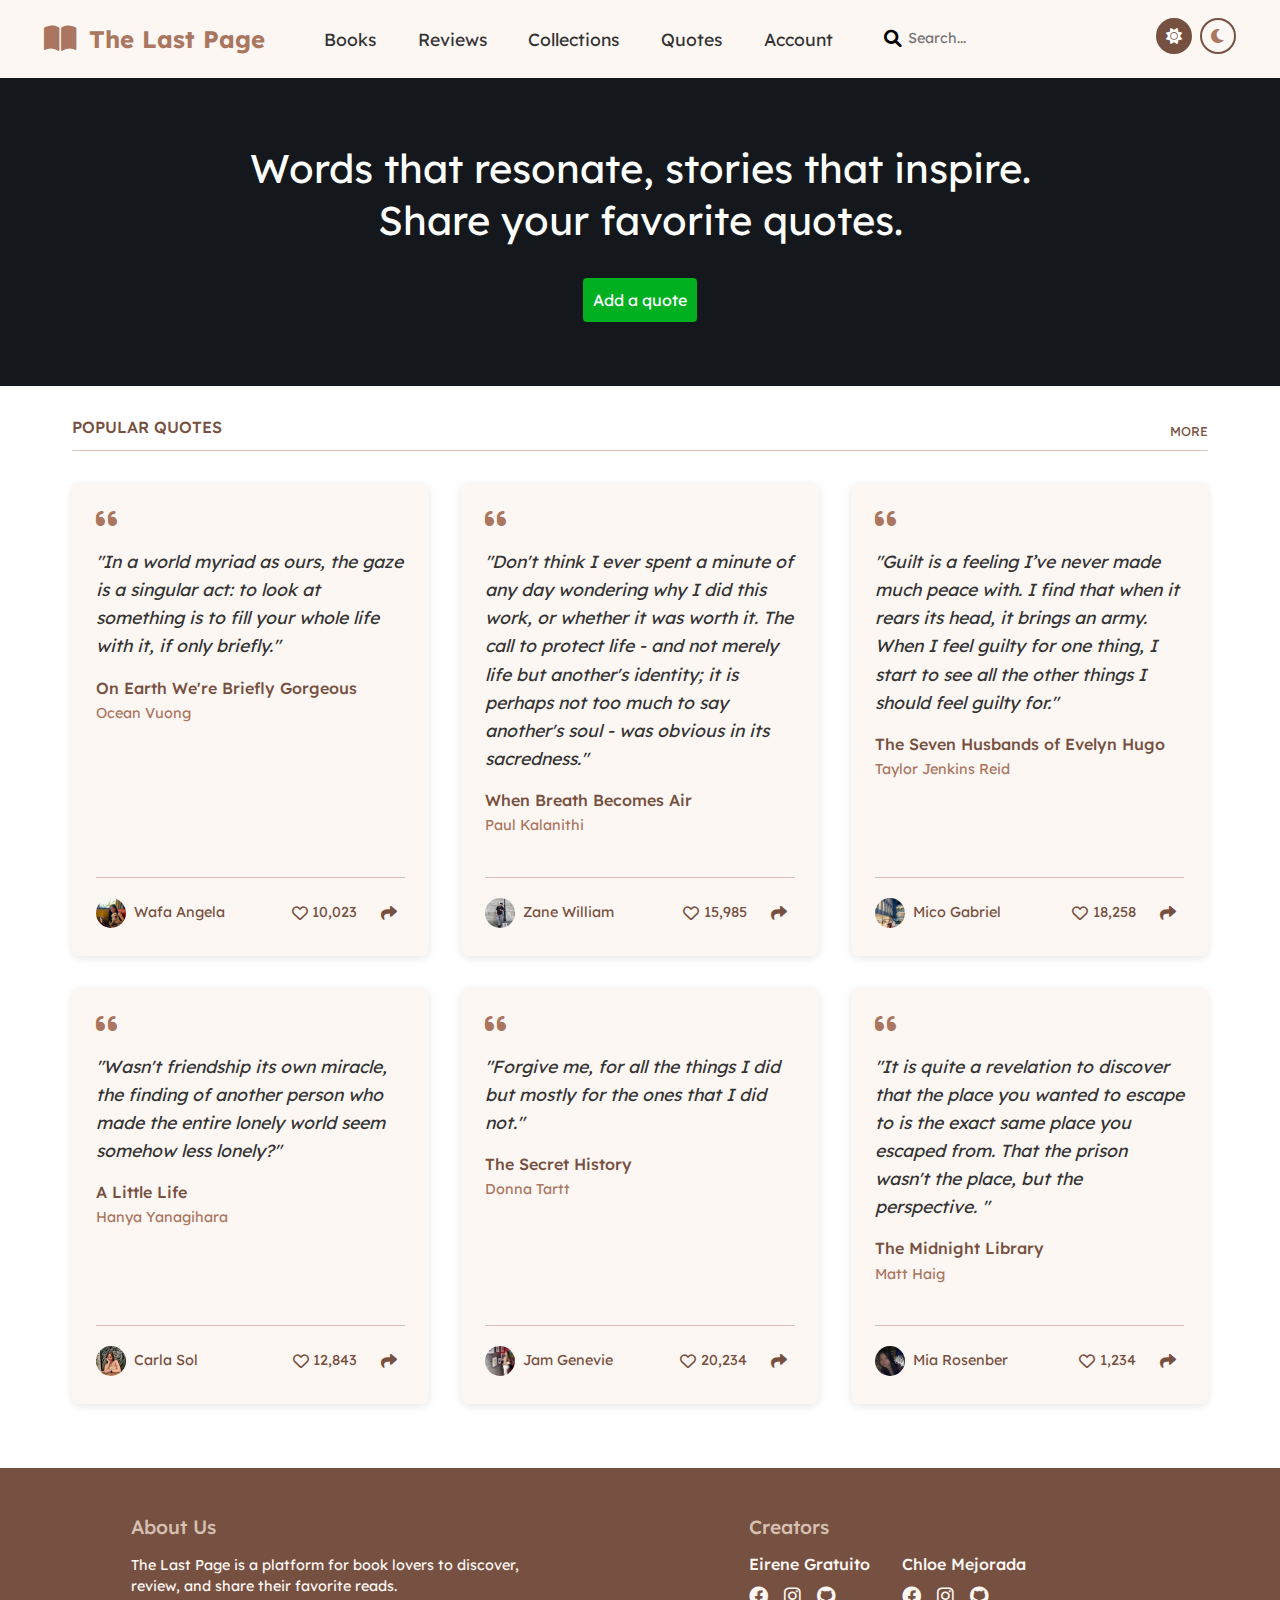
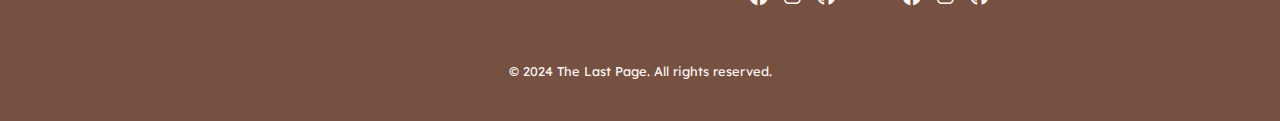
<file: quotes.html>
<!DOCTYPE html>
<html lang="en">
  <head>
    <title>Book Website</title>
    <meta charset="utf-8" />
    <meta
      name="viewport"
      content="width=device-width, initial-scale=1, shrink-to-fit=no"
    />
    <link
      href="https://cdn.jsdelivr.net/npm/bootstrap@5.3.2/dist/css/bootstrap.min.css"
      rel="stylesheet"
    />
    <link
      href="https://cdnjs.cloudflare.com/ajax/libs/font-awesome/6.0.0/css/all.min.css"
      rel="stylesheet"
    />
    <link rel="preconnect" href="https://fonts.googleapis.com" />
    <link rel="preconnect" href="https://fonts.gstatic.com" crossorigin />
    <link
      href="https://fonts.googleapis.com/css2?family=Inter:ital,opsz,wght@0,14..32,100..900;1,14..32,100..900&family=Lexend:wght@100..900&display=swap"
      rel="stylesheet"
    />
    <link rel="stylesheet" href="style.css" />
    <link rel="stylesheet" href="mediaqueries.css" />
  </head>
  <body>
    <header>
      <nav class="navbar navbar-expand-lg navbar-light">
        <div class="container-fluid">
          <a class="navbar-brand" href="index.html">
            <i class="fas fa-book-open"></i>
            The Last Page
          </a>
          <button
            class="navbar-toggler"
            type="button"
            data-bs-toggle="collapse"
            data-bs-target="#navbarContent"
          >
            <span class="navbar-toggler-icon"></span>
          </button>

          <div class="collapse navbar-collapse" id="navbarContent">
            <ul class="navbar-nav mx-auto mb-2 mb-lg-0">
              <li class="nav-item">
                <a class="nav-link" href="books.html">Books</a>
              </li>
              <li class="nav-item">
                <a class="nav-link" href="reviews.html">Reviews</a>
              </li>
              <li class="nav-item">
                <a class="nav-link" href="collection.html">Collections</a>
              </li>
              <li class="nav-item">
                <a class="nav-link" href="quotes.html">Quotes</a>
              </li>
              <li class="nav-item">
                <a class="nav-link" href="account.html">Account</a>
              </li>
            </ul>

            <div class="d-flex align-items-center">
              <div class="search-container">
                <div class="search-wrapper">
                  <i class="fas fa-search search-icon"></i>
                  <input
                    type="text"
                    class="search-input"
                    placeholder="Search..."
                  />
                  <div class="search-underline"></div>
                </div>
              </div>
              <!-- Add theme switcher here -->
              <div class="theme-switcher">
                <div class="theme-options">
                  <button
                    class="theme-btn light-theme active"
                    data-theme="light"
                  >
                    <i class="fas fa-sun"></i>
                  </button>
                  <button class="theme-btn dark-theme" data-theme="dark">
                    <i class="fas fa-moon"></i>
                  </button>
                </div>
              </div>
            </div>
          </div>
        </div>
      </nav>
    </header>
    <main>
      <div class="list-intro">
        <h1 class="list-intro-title">
          Words that resonate, stories that inspire. Share your favorite quotes.
        </h1>
        <button class="start-list-btn">Add a quote</button>
      </div>

      <section class="quotes-section">
        <div class="section-header">
          <h2 class="popular-title">POPULAR QUOTES</h2>
          <a href="#" class="more-link">MORE</a>
        </div>

        <div class="quotes-grid">
          <!-- Quote Card 1 -->
          <div class="quote-card">
            <div class="quote-content">
              <i class="fas fa-quote-left quote-icon"></i>
              <p class="quote-text">"In a world myriad as ours, the gaze is a singular act: 
                to look at something is to fill your whole life with it, if only briefly."</p>
              <div class="quote-source">
                <p class="book-title">On Earth We're Briefly Gorgeous</p>
                <p class="book-author">Ocean Vuong</p>
              </div>
            </div>
            <div class="quote-footer">
              <div class="user-info">
                <img src="Assets\wafa.jpg" alt="User" class="user-avatar" />
                <span class="username">Wafa Angela</span>
              </div>
              <div class="quote-actions">
                <button class="like-btn">
                  <i class="far fa-heart"></i>
                  <span class="like-count">10,023</span>
                </button>
                <button class="share-btn">
                  <i class="fas fa-share"></i>
                </button>
              </div>
            </div>
          </div>

          <!-- Quote Card 2 -->
          <div class="quote-card">
            <div class="quote-content">
              <i class="fas fa-quote-left quote-icon"></i>
              <p class="quote-text">
                "Don't think I ever spent a minute of any day wondering why I did this work,
                 or whether it was worth it. The call to protect life - and not merely life but
                 another's identity; it is perhaps not too much to say another's soul - was obvious in its sacredness."
              </p>
              <div class="quote-source">
                <p class="book-title">When Breath Becomes Air</p>
                <p class="book-author">Paul Kalanithi</p>
              </div>
            </div>
            <div class="quote-footer">
              <div class="user-info">
                <img src="Assets\zane.jpg" alt="User" class="user-avatar" />
                <span class="username">Zane William</span>
              </div>
              <div class="quote-actions">
                <button class="like-btn">
                  <i class="far fa-heart"></i>
                  <span class="like-count">15,985</span>
                </button>
                <button class="share-btn">
                  <i class="fas fa-share"></i>
                </button>
              </div>
            </div>
          </div>

          <!-- Quote Card 3 -->
          <div class="quote-card">
            <div class="quote-content">
              <i class="fas fa-quote-left quote-icon"></i>
              <p class="quote-text">
                "Guilt is a feeling I’ve never made much peace with. I find that
                when it rears its head, it brings an army. When I feel guilty
                for one thing, I start to see all the other things I should feel
                guilty for."
              </p>
              <div class="quote-source">
                <p class="book-title">The Seven Husbands of Evelyn Hugo</p>
                <p class="book-author">Taylor Jenkins Reid</p>
              </div>
            </div>
            <div class="quote-footer">
              <div class="user-info">
                <img src="Assets\mico.jpg" alt="User" class="user-avatar" />
                <span class="username">Mico Gabriel</span>
              </div>
              <div class="quote-actions">
                <button class="like-btn">
                  <i class="far fa-heart"></i>
                  <span class="like-count">18,258</span>
                </button>
                <button class="share-btn">
                  <i class="fas fa-share"></i>
                </button>
              </div>
            </div>
          </div>

          <!-- Quote Card 4 -->
          <div class="quote-card">
            <div class="quote-content">
              <i class="fas fa-quote-left quote-icon"></i>
              <p class="quote-text">
                "Wasn't friendship its own miracle, the finding of another person who made 
                the entire lonely world seem somehow less lonely?"
              </p>
              <div class="quote-source">
                <p class="book-title">A Little Life</p>
                <p class="book-author">Hanya Yanagihara</p>
              </div>
            </div>
            <div class="quote-footer">
              <div class="user-info">
                <img src="Assets\carla.jpg" alt="User" class="user-avatar" />
                <span class="username">Carla Sol</span>
              </div>
              <div class="quote-actions">
                <button class="like-btn">
                  <i class="far fa-heart"></i>
                  <span class="like-count">12,843</span>
                </button>
                <button class="share-btn">
                  <i class="fas fa-share"></i>
                </button>
              </div>
            </div>
          </div>

          <!-- Quote Card 5 -->
          <div class="quote-card">
            <div class="quote-content">
              <i class="fas fa-quote-left quote-icon"></i>
              <p class="quote-text">
                "Forgive me, for all the things I did but mostly for the ones that I did not."
              </p>
              <div class="quote-source">
                <p class="book-title">The Secret History</p>
                <p class="book-author">Donna Tartt</p>
              </div>
            </div>
            <div class="quote-footer">
              <div class="user-info">
                <img src="Assets\jam.jpg" alt="User" class="user-avatar" />
                <span class="username">Jam Genevie</span>
              </div>
              <div class="quote-actions">
                <button class="like-btn">
                  <i class="far fa-heart"></i>
                  <span class="like-count">20,234</span>
                </button>
                <button class="share-btn">
                  <i class="fas fa-share"></i>
                </button>
              </div>
            </div>
          </div>

          <!-- Quote Card 6 -->
          <div class="quote-card">
            <div class="quote-content">
              <i class="fas fa-quote-left quote-icon"></i>
              <p class="quote-text">
                "It is quite a revelation to discover that the place you wanted to escape to is 
                the exact same place you escaped from. That the prison wasn't the place, but the perspective. "
              </p>
              <div class="quote-source">
                <p class="book-title">The Midnight Library</p>
                <p class="book-author">Matt Haig</p>
              </div>
            </div>
            <div class="quote-footer">
              <div class="user-info">
                <img src="Assets\mia.jpg" alt="User" class="user-avatar" />
                <span class="username">Mia Rosenber</span>
              </div>
              <div class="quote-actions">
                <button class="like-btn">
                  <i class="far fa-heart"></i>
                  <span class="like-count">1,234</span>
                </button>
                <button class="share-btn">
                  <i class="fas fa-share"></i>
                </button>
              </div>
            </div>
          </div>
          <!-- Add more quote cards as needed -->
        </div>
      </section>
      <!--Footer-->
      <footer class="footer">
        <div class="footer-content">
          <div class="footer-section">
            <h3>About Us</h3>
            <p>
              The Last Page is a platform for book lovers to discover, review,
              and share their favorite reads.
            </p>
          </div>

          <div class="footer-section">
            <h3>Creators</h3>
            <div class="creators">
              <div class="creator">
                <h4>Eirene Gratuito</h4>
                <div class="social-links">
                  <a
                    href="https://www.facebook.com/Eirene.Mndz/"
                    target="_blank"
                    ><i class="fab fa-facebook"></i
                  ></a>
                  <a
                    href="https://www.instagram.com/akosieirene/"
                    target="_blank"
                    ><i class="fab fa-instagram"></i
                  ></a>
                  <a href="https://github.com/EireneMG" target="_blank"
                    ><i class="fab fa-github"></i
                  ></a>
                </div>
              </div>
              <div class="creator">
                <h4>Chloe Mejorada</h4>
                <div class="social-links">
                  <a href="https://www.facebook.com/chloegndrl" target="_blank"
                    ><i class="fab fa-facebook"></i
                  ></a>
                  <a
                    href="https://www.instagram.com/chloegndrl/"
                    target="_blank"
                    ><i class="fab fa-instagram"></i
                  ></a>
                  <a href="https://github.com/chloegndrl" target="_blank"
                    ><i class="fab fa-github"></i
                  ></a>
                </div>
              </div>
            </div>
          </div>
        </div>

        <div class="footer-bottom">
          <p>&copy; 2024 The Last Page. All rights reserved.</p>
        </div>
      </footer>
    </main>
    <script src="https://cdn.jsdelivr.net/npm/bootstrap@5.3.2/dist/js/bootstrap.bundle.min.js"></script>
    <script src="script.js"></script>
  </body>
</html>
</file>
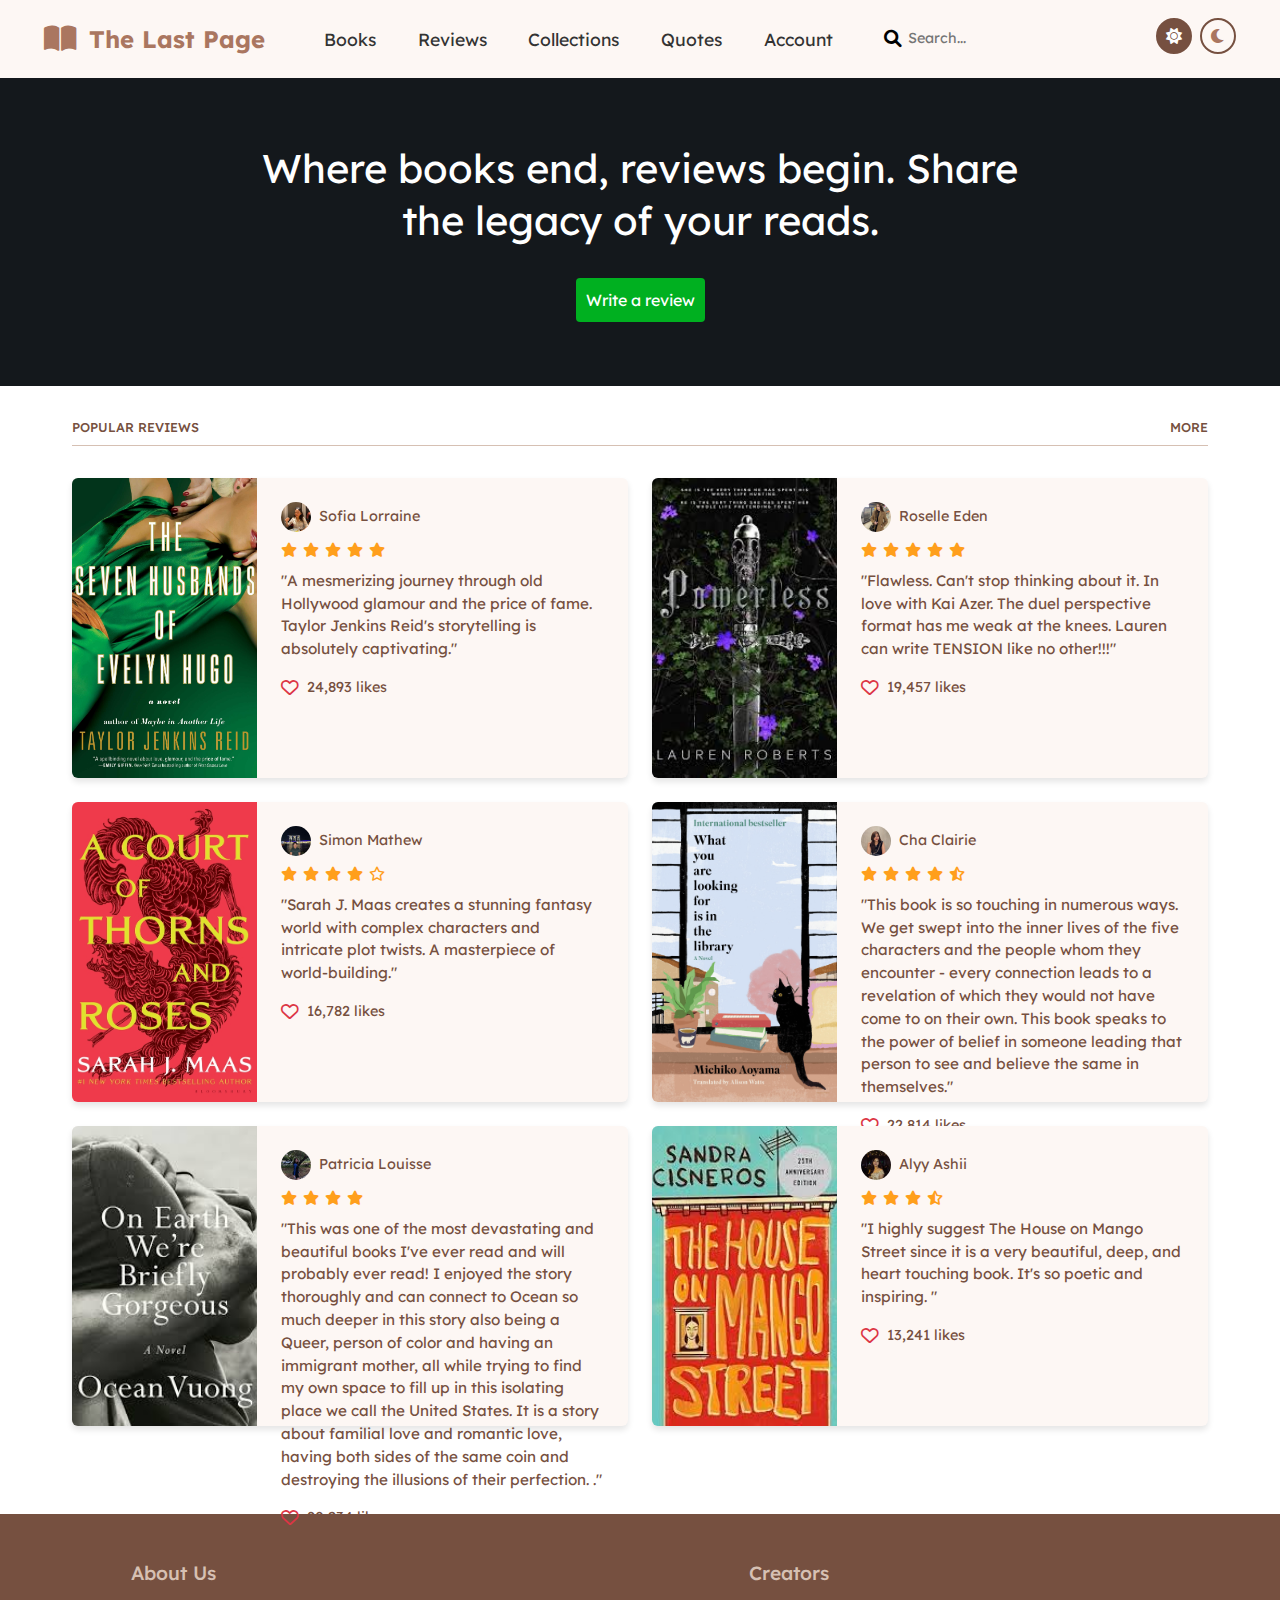
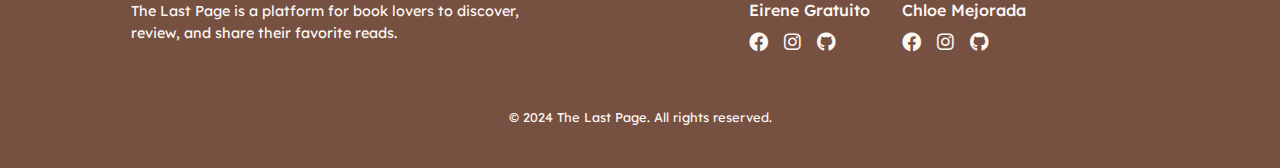
<file: reviews.html>
<!DOCTYPE html>
<html lang="en">
  <head>
    <title>Book Website</title>
    <meta charset="utf-8" />
    <meta
      name="viewport"
      content="width=device-width, initial-scale=1, shrink-to-fit=no"
    />
    <link
      href="https://cdn.jsdelivr.net/npm/bootstrap@5.3.2/dist/css/bootstrap.min.css"
      rel="stylesheet"
    />
    <link
      href="https://cdnjs.cloudflare.com/ajax/libs/font-awesome/6.0.0/css/all.min.css"
      rel="stylesheet"
    />
    <link rel="preconnect" href="https://fonts.googleapis.com" />
    <link rel="preconnect" href="https://fonts.gstatic.com" crossorigin />
    <link
      href="https://fonts.googleapis.com/css2?family=Inter:ital,opsz,wght@0,14..32,100..900;1,14..32,100..900&family=Lexend:wght@100..900&display=swap"
      rel="stylesheet"
    />
    <link rel="stylesheet" href="style.css" />
    <link rel="stylesheet" href="mediaqueries.css" />
  </head>
  <body>
    <header>
      <nav class="navbar navbar-expand-lg navbar-light">
        <div class="container-fluid">
          <a class="navbar-brand" href="index.html">
            <i class="fas fa-book-open"></i>
            The Last Page
          </a>
          <button
            class="navbar-toggler"
            type="button"
            data-bs-toggle="collapse"
            data-bs-target="#navbarContent"
          >
            <span class="navbar-toggler-icon"></span>
          </button>

          <div class="collapse navbar-collapse" id="navbarContent">
            <ul class="navbar-nav mx-auto mb-2 mb-lg-0">
              <li class="nav-item">
                <a class="nav-link" href="books.html">Books</a>
              </li>
              <li class="nav-item">
                <a class="nav-link" href="reviews.html">Reviews</a>
              </li>
              <li class="nav-item">
                <a class="nav-link" href="collection.html">Collections</a>
              </li>
              <li class="nav-item">
                <a class="nav-link" href="quotes.html">Quotes</a>
              </li>
              <li class="nav-item">
                <a class="nav-link" href="account.html">Account</a>
              </li>
            </ul>

            <div class="d-flex align-items-center">
              <div class="search-container">
                <div class="search-wrapper">
                  <i class="fas fa-search search-icon"></i>
                  <input
                    type="text"
                    class="search-input"
                    placeholder="Search..."
                  />
                  <div class="search-underline"></div>
                </div>
              </div>
              <!-- Add theme switcher here -->
              <div class="theme-switcher">
                <div class="theme-options">
                  <button
                    class="theme-btn light-theme active"
                    data-theme="light"
                  >
                    <i class="fas fa-sun"></i>
                  </button>
                  <button class="theme-btn dark-theme" data-theme="dark">
                    <i class="fas fa-moon"></i>
                  </button>
                </div>
              </div>
            </div>
          </div>
        </div>
      </nav>
    </header>
    <main>
      <div class="list-intro">
        <h1 class="list-intro-title">
          Where books end, reviews begin. Share the legacy of your reads.
        </h1>
        <button class="start-list-btn">Write a review</button>
      </div>

      <section class="reviews-section">
        <div class="section-header">
          <h2 class="popular-title">POPULAR REVIEWS</h2>
          <a href="#" class="more-link">MORE</a>
        </div>
        <div class="row">
          <!-- Review Card 1 -->
          <div class="col-md-6 mb-4">
            <div class="card">
              <div class="row g-0">
                <div class="col-md-4">
                  <img
                    src="Assets/popular5.jpg"
                    class="img-fluid rounded-start"
                    alt="The Seven Husbands of Evelyn Hugo"
                  />
                </div>
                <div class="col-md-8">
                  <div class="card-body">
                    <div class="user-profile mb-2">
                      <img
                        src="Assets\phia.jpg"
                        class="rounded-circle me-2"
                        alt="User Avatar"
                        width="30"
                        height="30"
                      />
                      <span class="username">Sofia Lorraine</span>
                    </div>
                    <div class="d-flex align-items-center mb-2">
                      <div class="me-2">
                        <i class="fas fa-star text-warning"></i>
                        <i class="fas fa-star text-warning"></i>
                        <i class="fas fa-star text-warning"></i>
                        <i class="fas fa-star text-warning"></i>
                        <i class="fas fa-star text-warning"></i>
                      </div>
                    </div>
                    <p class="card-text">
                      "A mesmerizing journey through old Hollywood glamour and
                      the price of fame. Taylor Jenkins Reid's storytelling is
                      absolutely captivating."
                    </p>
                    <div class="d-flex align-items-center">
                      <i class="far fa-heart me-2 text-danger like-icon"></i>
                      <span class="like-count">24,893 likes</span>
                    </div>
                  </div>
                </div>
              </div>
            </div>
          </div>

          <!-- Review Card 2 -->
          <div class="col-md-6 mb-4">
            <div class="card">
              <div class="row g-0">
                <div class="col-md-4">
                  <img
                    src="Assets\powerless.jpg"
                    class="img-fluid rounded-start"
                    alt="Powerless"
                  />
                </div>
                <div class="col-md-8">
                  <div class="card-body">
                    <div class="user-profile mb-2">
                      <img
                        src="Assets\ross.jpg"
                        class="rounded-circle me-2"
                        alt="User Avatar"
                        width="30"
                        height="30"
                      />
                      <span class="username">Roselle Eden</span>
                    </div>
                    <div class="d-flex align-items-center mb-2">
                      <div class="me-2">
                        <i class="fas fa-star text-warning"></i>
                        <i class="fas fa-star text-warning"></i>
                        <i class="fas fa-star text-warning"></i>
                        <i class="fas fa-star text-warning"></i>
                        <i class="fas fa-star text-warning"></i>
                      </div>
                    </div>
                    <p class="card-text">
                      "Flawless. Can't stop thinking about it. In love with Kai Azer. The duel perspective format
                      has me weak at the knees. Lauren can write TENSION like no other!!!"
                    </p>
                    <div class="d-flex align-items-center">
                      <i class="far fa-heart me-2 text-danger like-icon"></i>
                      <span class="like-count">19,457 likes</span>
                    </div>
                  </div>
                </div>
              </div>
            </div>
          </div>

          <!-- Review Card 3 -->
          <div class="col-md-6 mb-4">
            <div class="card">
              <div class="row g-0">
                <div class="col-md-4">
                  <img
                    src="Assets/popular7.jpg"
                    class="img-fluid rounded-start"
                    alt="A Court of Thorns and Roses"
                  />
                </div>
                <div class="col-md-8">
                  <div class="card-body">
                    <div class="user-profile mb-2">
                      <img
                        src="Assets\mon.jpg"
                        class="rounded-circle me-2"
                        alt="User Avatar"
                        width="30"
                        height="30"
                      />
                      <span class="username">Simon Mathew</span>
                    </div>
                    <div class="d-flex align-items-center mb-2">
                      <div class="me-2">
                        <i class="fas fa-star text-warning"></i>
                        <i class="fas fa-star text-warning"></i>
                        <i class="fas fa-star text-warning"></i>
                        <i class="fas fa-star text-warning"></i>
                        <i class="far fa-star text-warning"></i>
                      </div>
                    </div>
                    <p class="card-text">
                      "Sarah J. Maas creates a stunning fantasy world with
                      complex characters and intricate plot twists. A
                      masterpiece of world-building."
                    </p>
                    <div class="d-flex align-items-center">
                      <i class="far fa-heart me-2 text-danger like-icon"></i>
                      <span class="like-count">16,782 likes</span>
                    </div>
                  </div>
                </div>
              </div>
            </div>
          </div>

          <!-- Review Card 4 -->
          <div class="col-md-6 mb-4">
            <div class="card">
              <div class="row g-0">
                <div class="col-md-4">
                  <img
                    src="Assets\what you are looking for is in the library.jpg"
                    class="img-fluid rounded-start"
                    alt="what you are looking for is in the library"
                  />
                </div>
                <div class="col-md-8">
                  <div class="card-body">
                    <div class="user-profile mb-2">
                      <img
                        src="Assets\cha.jpg"
                        class="rounded-circle me-2"
                        alt="User Avatar"
                        width="30"
                        height="30"
                      />
                      <span class="username">Cha Clairie</span>
                    </div>
                    <div class="d-flex align-items-center mb-2">
                      <div class="me-2">
                        <i class="fas fa-star text-warning"></i>
                        <i class="fas fa-star text-warning"></i>
                        <i class="fas fa-star text-warning"></i>
                        <i class="fas fa-star text-warning"></i>
                        <i class="fas fa-star-half-alt text-warning"></i>
                      </div>
                    </div>
                    <p class="card-text">
                      "This book is so touching in numerous ways. We get swept into the inner lives of the 
                      five characters and the people whom they encounter - every connection leads to a revelation of
                       which they would not have come to on their own. This book speaks 
                      to the power of belief in someone leading that person to see and believe the same in themselves."
                    </p>
                    <div class="d-flex align-items-center">
                      <i class="far fa-heart me-2 text-danger like-icon"></i>
                      <span class="like-count">22,814 likes</span>
                    </div>
                  </div>
                </div>
              </div>
            </div>
          </div>
          <!-- Review Card 5 -->
          <div class="col-md-6 mb-4">
            <div class="card">
              <div class="row g-0">
                <div class="col-md-4">
                  <img
                    src="Assets\on earth.jpg"
                    class="img-fluid rounded-start"
                    alt="On earth were briefly gorgeous"
                  />
                </div>
                <div class="col-md-8">
                  <div class="card-body">
                    <div class="user-profile mb-2">
                      <img
                        src="Assets\patty.jpg"
                        class="rounded-circle me-2"
                        alt="User Avatar"
                        width="30"
                        height="30"
                      />
                      <span class="username">Patricia Louisse</span>
                    </div>
                    <div class="d-flex align-items-center mb-2">
                      <div class="me-2">
                        <i class="fas fa-star text-warning"></i>
                        <i class="fas fa-star text-warning"></i>
                        <i class="fas fa-star text-warning"></i>
                        <i class="fas fa-star text-warning"></i>
                       
                      </div>
                    </div>
                    <p class="card-text">
                      "This was one of the most devastating and beautiful books I've ever read and will probably ever read!
                       I enjoyed the story thoroughly and can connect to Ocean so much deeper in this story also being a Queer, 
                       person of color and having an immigrant mother, all while trying to find my own space to fill up in this 
                       isolating place we call the United States. It is a story about familial love and romantic love, having both 
                       sides of the same coin and destroying the illusions of their perfection. ."
                    </p>
                    <div class="d-flex align-items-center">
                      <i class="far fa-heart me-2 text-danger like-icon"></i>
                      <span class="like-count">20,934 likes</span>
                    </div>
                  </div>
                </div>
              </div>
            </div>
          </div>
          <!-- Review Card 6 -->
          <div class="col-md-6 mb-4">
            <div class="card">
              <div class="row g-0">
                <div class="col-md-4">
                  <img
                    src="Assets\the house on mango street.jpg"
                    class="img-fluid rounded-start"
                    alt="the house on mango street"
                  />
                </div>
                <div class="col-md-8">
                  <div class="card-body">
                    <div class="user-profile mb-2">
                      <img
                        src="Assets\Aly.jpg"
                        class="rounded-circle me-2"
                        alt="User Avatar"
                        width="30"
                        height="30"
                      />
                      <span class="username">Alyy Ashii</span>
                    </div>
                    <div class="d-flex align-items-center mb-2">
                      <div class="me-2">
                        <i class="fas fa-star text-warning"></i>
                        <i class="fas fa-star text-warning"></i>
                        <i class="fas fa-star text-warning"></i>
                        <i class="fas fa-star-half-alt text-warning"></i>
                      </div>
                    </div>
                    <p class="card-text">
                      "I highly suggest The House on Mango Street since it is a very beautiful, deep, 
                      and heart touching book. It's so poetic and inspiring. "
                    </p>
                    <div class="d-flex align-items-center">
                      <i class="far fa-heart me-2 text-danger like-icon"></i>
                      <span class="like-count">13,241 likes</span>
                    </div>
                  </div>
                </div>
              </div>
            </div>
          </div>
        </div>
      </section>

      <!--Footer-->
      <footer class="footer">
        <div class="footer-content">
          <div class="footer-section">
            <h3>About Us</h3>
            <p>
              The Last Page is a platform for book lovers to discover, review,
              and share their favorite reads.
            </p>
          </div>

          <div class="footer-section">
            <h3>Creators</h3>
            <div class="creators">
              <div class="creator">
                <h4>Eirene Gratuito</h4>
                <div class="social-links">
                  <a href="https://www.facebook.com/Eirene.Mndz/" target="_blank"
                    ><i class="fab fa-facebook"></i
                  ></a>
                  <a href="https://www.instagram.com/akosieirene/" target="_blank"
                    ><i class="fab fa-instagram"></i
                  ></a>
                  <a href="https://github.com/EireneMG" target="_blank"><i class="fab fa-github"></i></a>
                </div>
              </div>
              <div class="creator">
                <h4>Chloe Mejorada</h4>
                <div class="social-links">
                  <a href="https://www.facebook.com/chloegndrl" target="_blank"
                    ><i class="fab fa-facebook"></i
                  ></a>
                  <a href="https://www.instagram.com/chloegndrl/" target="_blank"
                    ><i class="fab fa-instagram"></i
                  ></a>
                  <a href="https://github.com/chloegndrl" target="_blank"><i class="fab fa-github"></i></a>
                </div>
              </div>
            </div>
          </div>
        </div>

        <div class="footer-bottom">
          <p>&copy; 2024 The Last Page. All rights reserved.</p>
        </div>
      </footer>
    </main>
    <script src="https://cdn.jsdelivr.net/npm/bootstrap@5.3.2/dist/js/bootstrap.bundle.min.js"></script>
    <script src="script.js"></script>
  </body>
</html>
</file>
<file: style.css>
body {
  font-family: 'Lexend', sans-serif;
}

.navbar {
  padding: 1rem 2rem;
  background-color: #FDF7F4 !important;
}

.navbar-brand {
  display: flex;
  align-items: center;
  gap: 0.8rem;
  color: #AA7660 !important;
  font-size: 1.5rem;
  font-weight: bold;
}

.navbar-brand i {
  color: #AA7660;
  font-size: 1.8rem;
}

.nav-link {
  color: var(--text-primary) !important;
  margin: 0 0.8rem;
  font-size: 1.1rem;
  position: relative;
  transition: color 0.3s ease;
}

.nav-link:hover {
  color: var(--accent-primary) !important;
}

.nav-link.active {
  color: var(--accent-primary) !important;
  font-weight: 500;
}

.nav-link::after {
  content: '';
  position: absolute;
  bottom: -2px;
  left: 0;
  width: 100%;
  height: 2px;
  background-color: var(--accent-primary);
  transform: scaleX(0);
  transition: transform 0.3s ease;
}

.nav-link:hover::after,
.nav-link.active::after {
  transform: scaleX(1);
}

/* Search container styles */
.search-container {
  position: relative;
  margin-right: 1rem;
  display: flex;
  align-items: center;
}

.search-wrapper {
  position: relative;
  display: flex;
  align-items: center;
}

.search-icon {
  position: absolute;
  left: 0;
  padding-left: 8px;
  color: #000;
  font-size: 1.1rem;
}

.search-input {
  border: none;
  background: transparent;
  padding: 0.5rem;
  padding-left: 2rem;
  width: 200px;
  outline: none;
}

.search-underline {
  position: absolute;
  bottom: 0;
  left: 0;
  width: 0;
  height: 1px;
  background-color: #AA7660;
  transition: width 0.3s ease;
}

/* Show underline on hover and focus */
.search-wrapper:hover .search-underline,
.search-input:focus ~ .search-underline {
  width: 100%;
}

/* Hero Section */
.hero-image {
  background-image: url('Assets/Hero Background.jpg'); 
  background-size: cover;
  background-position: center;
  background-repeat: no-repeat;
  height: 90vh; 
  display: flex;
  align-items: center;
  justify-content: center;
}

.hero-container {
  background-color: rgba(255, 255, 255, 0.7); 
  padding: 20px 40px;
  border: 1px solid #ccc;
  border-radius: 10px;
  box-shadow: 0px 4px 6px rgba(0, 0, 0, 0.2);
}

.hero-title {
  font-size: 3rem;
  margin-bottom: 10px;
  color: #765040; 
}

.hero-subtitle {
  font-size: 1.2rem;
  letter-spacing: 0.1rem;
  color: #AA7660 ; 
  text-transform: uppercase;
}

.content-wrapper {
  max-width: 1200px; 
  margin: 0 auto;
  padding: 0;
}

.main-content {
  width: 100%;
}

.img-fluid {
  max-height: 300px; 
  width: 100%; 
  object-fit: cover; 
}

/* Poster Section */
.poster-main-title {
  text-align: center;
  font-size: 2rem;
  color: #765040;
  border-bottom: 3px solid #D6C0B3;
  width: fit-content;
  margin: 4rem auto 3rem;
  padding-bottom: 0.3rem;
}

.posters-container {
  display: flex;
  flex-wrap: wrap;
  justify-content: center;
  gap: 2rem;
  padding: 2rem;
  width: 100%;
}

.poster {
  flex: 0 0 auto;
  width: 150px;
  height: 200px;
  overflow: visible;
  border-radius: 4px;
  box-shadow: 0 4px 6px rgba(0, 0, 0, 0.1);
  transition: transform 0.3s ease;
}

.poster img {
  width: 100%;
  height: 100%;
  object-fit: fill;
  border-radius: 4px;
}

.poster:hover {
  transform: scale(1.05);
  outline: 2px solid #AA7660; 
  outline-offset: 2px;
}

.poster-title {
  position: absolute;
  top: -2.5rem; /* Position above the poster */
  left: 50%;
  transform: translateX(-50%);
  background: #AA7660; 
  color: white;
  padding: 0.3rem 1rem;
  border-radius: 4px;
  font-size: 0.9rem;
  white-space: nowrap;
  opacity: 0;
  transition: opacity 0.3s ease;
}

.poster:hover .poster-title {
  opacity: 1;
}

.poster-stats {
  position: absolute;
  top: 50%;
  left: 50%;
  transform: translate(-50%, -50%);
  display: flex;
  flex-direction: column;
  align-items: center;
  gap: 1rem;
  color: white;
  opacity: 0;
  transition: opacity 0.3s ease;
}

.poster:hover .poster-stats {
  opacity: 1;
}

.views, .likes {
  display: flex;
  align-items: center;
  gap: 0.5rem;
  background: rgba(0, 0, 0, 0.5); /* Semi-transparent background */
  padding: 0.3rem 0.8rem;
  border-radius: 4px;
  width: fit-content;
}

.views i {
  color: white;
  font-size: 1.2rem;
}

.likes i {
  color: #FF8000; /* Orange heart color */
  font-size: 1.2rem;
}

.views span, .likes span {
  font-size: 1.1rem;
  font-weight: 500;
}

/*Popular Section */
.popular-section .section-header {
  display: flex;
  justify-content: space-between;
  align-items: center;
  border-bottom: 1px solid #D6C0B3;
  padding-bottom: 0.3rem;
  width: 1060px; 
  margin: 1rem auto; /* Center align the header */
  margin-top: 5rem;
}

.popular-section .poster {
  margin-top: -2rem;
}

.popular-section .popular-title {
  font-size: 0.8rem;
  margin: 0;
  color: #765040;
}

.popular-section .more-link {
  color: #765040;
  text-decoration: none;
  font-size: 0.8rem;
}

.popular-section .more-link:hover {
  color: #D6C0B3;
}

.popular-section .poster:hover {
  color: #AA7660;
}

.popular-section .poster-actions {
  position: absolute;
  bottom: 12px;
  left: 50%;
  transform: translateX(-50%);
  display: flex;
  gap: 12px;
  opacity: 0;
  transition: opacity 0.3s ease;
  z-index: 2;
}

.popular-section .poster:hover .poster-actions {
  opacity: 1;
}

.action-btn {
  background: rgba(0, 0, 0, 0.7);
  border: none;
  border-radius: 50%;
  width: 32px;
  height: 32px;
  display: flex;
  align-items: center;
  justify-content: center;
  cursor: pointer;
}

.action-btn i {
  color: white;
  font-size: 14px;
}

/* Review Section */
.review-section {
  max-width: 1060px;  
  margin: 2rem auto;
  padding: 0;  
}

.review-section .row {
  margin: 2; 
}

.review-section .section-header {
  display: flex;
  justify-content: space-between;
  align-items: center;
  border-bottom: 1px solid #D6C0B3;
  padding-bottom: 0.3rem;
  margin-bottom: 2rem;
  width: 100%;
}

.review-section .popular-title {
  font-size: 0.8rem;
  margin: 0;
  color: #765040;
}

.review-section .more-link {
  color: #765040;
  text-decoration: none;
  font-size: 0.8rem;
}

.review-section .more-link:hover {
  color: #D6C0B3;
}

.review-section .card {
  height: 300px;
  overflow: hidden;
  border: none;
  background-color: #FDF7F4;
  box-shadow: 0 4px 6px rgba(0, 0, 0, 0.1);
}

.review-section .card-body {
  padding: 1rem;
}

.review-section .card-title {
  font-size: 1.25rem;
  margin-bottom: 0.5rem;
}

.review-section .card-text {
  font-size: 0.95rem;
  color: #333;
}

.text-warning {
  color: #ffc107 !important;
}

.text-danger {
  color: #dc3545 !important;
}

.like-icon {
  cursor: pointer;
  transition: color 0.3s ease;
}

.liked {
  color: #dc3545; /* Filled heart color */
}

/*Collection Section */
.collection-section {
  max-width: 1060px; /* Match the padding of the content-wrapper */
  margin: 2rem auto;
}
.section-header {
  display: flex;
  justify-content: space-between;
  align-items: center;
  border-bottom: 1px solid #D6C0B3;
  padding-bottom: 0.3rem;
  margin-bottom: 1rem;
}

.collection-section .popular-title {
  font-size: 0.8rem;
  margin: 0;
  color: #765040;
}

.collection-section .more-link {
  color: #765040;
  text-decoration: none;
  font-size: 0.8rem;
}

.card {
  border-radius: 6px;
  box-shadow: 0 4px 6px rgba(0, 0, 0, 0.1);
  overflow: hidden;
}

.collection-section .card-title {
  color: black;  /* Make title visible */
  position: relative;  /* Ensure title stays above images */
  z-index: 2;
  font-size: 1rem;
  margin-bottom: 0.5rem;
}

.card-body {
  padding: 1rem;
}

.d-flex {
  font-size: 0.9rem;
  color: #765040;
}

.image-stack {
  position: relative;
  height: 200px; /* Adjust as needed */
  overflow: hidden;
  display: flex;
  align-items: center;
}

.stacked-image {
  position: absolute;
  width: 250px; /* Adjust width */
  height: 100%; /* Full height */
  object-fit: contain;
  margin-left: -60px; /* Overlap effect */
}

.stacked-image:nth-child(1) { left: 0; }
.stacked-image:nth-child(2) { left: 30px; }
.stacked-image:nth-child(3) { left: 60px; }
.stacked-image:nth-child(4) { left: 90px; }
.stacked-image:nth-child(5) { left: 120px; }
.stacked-image:nth-child(6) { left: 150px; }
.stacked-image:nth-child(7) { left: 180px; }
.stacked-image:nth-child(8) { left: 210px; }

/*Book Section */
.books-section {
  max-width: 1050px;
  margin: 5rem auto;
}

.books-section .section-header {
  display: flex;
  justify-content: space-between;
  align-items: center;
  margin-bottom: 1rem;
  width: 100%;
}

.popular-title {
  font-size: 1rem;
  color: #765040;
}

.carousel {
  position: relative;
}

.books-container {
  display: flex;
  gap: 1rem;
  overflow: hidden;
}

.book {
  position: relative;
  width: 250px;
  height: 350px;
  flex-shrink: 0;
  border-radius: 4px;
  box-shadow: 0 4px 6px rgba(0, 0, 0, 0.1);
  transition: transform 0.3s ease;
}

.book img {
  width: 100%;
  height: 100%;
  object-fit: fill;
  border-radius: 4px;
}

.book-actions {
  position: absolute;
  bottom: 12px;
  left: 50%;
  transform: translateX(-50%);
  display: flex;
  gap: 12px;
  opacity: 0;
  transition: opacity 0.3s ease;
  z-index: 2;
}

.book:hover .book-actions {
  opacity: 1;
}

.action-btn {
  background: rgba(0, 0, 0, 0.7);
  border: none;
  border-radius: 50%;
  width: 32px;
  height: 32px;
  display: flex;
  align-items: center;
  justify-content: center;
  cursor: pointer;
}

.action-btn i {
  color: white;
  font-size: 14px;
}

.nav-arrow {
  position: absolute;
  top: 50%;
  transform: translateY(-50%);
  z-index: 1;
  background: none;
  border: none;
  cursor: pointer;
  font-size: 2rem;
  color: #AA7660;
}

.left-arrow {
  left: -3rem;
}

.right-arrow {
  right: -3rem;
}

.nav-arrow:hover {
  color: #D6C0B3;
}

/* Browse Menu Styles */
.browse-menu {
  display: flex;
  align-items: center;
  gap: 1rem;
  margin-top: 3rem;
}

.browse-label {
  color: #765040;
  font-size: 0.9rem;
}

.browse-options {
  display: flex;
  gap: 0.5rem;
  padding: 0.5rem;
  border-radius: 8px;
}

.dropdown {
  position: relative;
  display: inline-block;
}

.browse-btn {
  background: none;
  border: none;
  color: #765040;
  padding: 0.5rem 1rem;
  display: flex;
  align-items: center;
  gap: 0.5rem;
  cursor: pointer;
  font-size: 0.8rem;
  border-radius: 3px;
  transition: all 0.2s ease;
}

.browse-btn i {
  font-size: 0.8em;
  transition: transform 0.2s ease;
}

.browse-btn.active {
  background: #AA7660;
  color: #fff;
}

.browse-btn.active i {
  transform: rotate(180deg);
}

.dropdown-content {
  display: none;
  position: absolute;
  top: 100%;
  left: 0;
  background: #AA7660;
  min-width: 160px;
  border-radius: 3px;
  box-shadow: 0 2px 8px rgba(0,0,0,0.2);
  z-index: 1000;
  margin-top: 0.2rem;
  max-height: 300px;
  overflow-y: auto;
}

.dropdown.active .dropdown-content {
  display: block;
}

.dropdown-content a {
  color: white;
  padding: 8px 16px;
  text-decoration: none;
  display: block;
  font-size: 0.8rem;
  transition: background-color 0.2s ease;
}

.dropdown-content a:hover {
  background-color: #D6C0B3 ;
}

/* Customize scrollbar for dropdown menus */
.dropdown-menu::-webkit-scrollbar {
  width: 8px;
}

.dropdown-menu::-webkit-scrollbar-track {
  background: #AA7660;
}

.dropdown-menu::-webkit-scrollbar-thumb {
  background: #AA7660;
  border-radius: 4px;
}

.dropdown-menu::-webkit-scrollbar-thumb:hover {
  background: #AA7660;
}

/*Books Catalog*/
.books-catalog .books-section {
    max-width: 1050px;  /* Match the width of your books container */
    margin: 0 auto;
    padding: 0;
}

.books-catalog {
  display: flex;
  flex-wrap: wrap;
  justify-content: flex-start; /* Align items to start */
  gap: 15px;
  padding-bottom: 1rem;
  margin-bottom: 1rem;
  border-bottom: 1px solid #D6C0B3;
  width: 100%; 
}

.books-catalog .book {
  width: 198px; 
  height: 280px; 
  margin: 0; 
}

.books-catalog .book img {
  width: 100%;
  height: 100%;
  object-fit: fill;
  border-radius: 4px;
}

.catalog-navigation {
  display: flex;
  justify-content: flex-end;
}

.catalog-next-btn {
  background: transparent;
  border: 1px solid #AA7660;
  border-radius: 15px;
  padding: 4px 12px;
  font-size: 0.8rem;
  color: #AA7660;
  cursor: pointer;
  display: flex;
  align-items: center;
  gap: 4px;
  transition: all 0.3s ease;
}

.catalog-next-btn:hover {
  background: #765040;
  color: white;
}

.catalog-next-btn i {
  font-size: 0.7rem;
}

/* Collection.html*/
.list-intro {
  text-align: center;
  padding: 4rem 2rem;
  margin-bottom: 2rem;
}

.list-intro-title {
  color: #99AABB;
  font-size: 1.8rem;
  font-weight: normal;
  max-width: 800px;
  margin: 0 auto 1.5rem;
}

.start-list-btn {
  background: #2c3440;
  color: #fff;
  border: none;
  padding: 8px 16px;
  border-radius: 3px;
  font-size: 0.8rem;
  cursor: pointer;
  transition: background-color 0.2s ease;
}

.start-list-btn:hover {
  background: #456;
}
.collections-container {
  max-width: 1200px;
  margin: 0 auto;
  padding: 2rem;
}

.collections-container .section-header {
  display: flex;
  justify-content: space-between;
  align-items: center;
  margin-bottom: 1rem;
  width: 100%;
  margin-top: -2rem;
}

.section-title {
  color: #765040;
  font-size: 0.8rem;
}

.sort-options {
  color: #765040;
  font-size: 0.9rem;
  display: flex;
  align-items: center;
  gap: 1rem;
}

.collection-item {
  display: flex;
  gap: 2rem;
  padding: 1rem;
  transition: background-color 0.3s ease;
  border-bottom: 1px solid #D6C0B3; 
  margin-bottom: 1px; /* Added to ensure border visibility */
}

.collection-item:hover {
  background-color: rgba(255, 255, 255, 0.05);
}


.poster-stack {
  position: relative;
  width: 400px;
  height: 150px;
}

.poster-stack img {
  position: absolute;
  height: 100%;
  width: auto;
  border-radius: 4px;
  transition: transform 0.3s ease;
}

/* Position each image with overlap */
.poster-stack img:nth-child(1) { left: 0; z-index: 8; }
.poster-stack img:nth-child(2) { left: 40px; z-index: 7; }
.poster-stack img:nth-child(3) { left: 80px; z-index: 6; }
.poster-stack img:nth-child(4) { left: 120px; z-index: 5; }
.poster-stack img:nth-child(5) { left: 160px; z-index: 4; }
.poster-stack img:nth-child(6) { left: 200px; z-index: 3; }
.poster-stack img:nth-child(7) { left: 240px; z-index: 2; }
.poster-stack img:nth-child(8) { left: 280px; z-index: 1; }

.collection-info {
  flex: 1;
}

.collection-info h3 {
  color: #fff;
  font-size: 1.4rem;
  margin-bottom: 0.8rem;
}

.list-meta {
  display: flex;
  align-items: center;
  gap: 1rem;
  color: #765040;
  font-size: 0.9rem;
  margin-bottom: 0.8rem;
}

.user {
  display: flex;
  align-items: center;
  gap: 0.5rem;
}

.user-avatar {
  width: 24px;
  height: 24px;
  border-radius: 50%;
}

.list-description {
  color: #765040;
  font-size: 0.9rem;
  line-height: 1.4;
}

.dropdown {
  position: relative;
  display: inline-block;
}

.time-dropdown-btn {
  background: none;
  border: none;
  color: #765040;
  font-size: 0.8rem;
  cursor: pointer;
  display: flex;
  align-items: center;
  gap: 0.5rem;
  padding: 0;
}

.time-dropdown-btn i {
  font-size: 0.8rem;
}

.time-dropdown-menu {
  position: absolute;
  top: 100%;
  right: 0;
  background: #AA7660;
  border: 1px solid #AA7660;
  border-radius: 3px;
  min-width: 120px;
  display: none;
  z-index: 1000;
}

.dropdown:hover .time-dropdown-menu {
  display: block;
}

.time-dropdown-item {
  display: block;
  padding: 8px 12px;
  color: #fff;
  text-decoration: none;
  font-size: 0.9rem;
}

.time-dropdown-item:hover {
  background: #D6C0B3;
}

/* Review.html styles */
.list-intro {
  text-align: center;
  padding: 4rem 2rem;
  background-color: #14181c;
  margin-bottom: 2rem;
}

.list-intro-title {
  color: white;
  font-size: 2.5rem;
  max-width: 800px;
  margin: 0 auto 2rem;
  line-height: 1.3;
}

.start-list-btn {
  background-color: #00b020;
  color: white;
  border: none;
  padding: 10px 10px;
  font-size: 1rem;
  border-radius: 4px;
  cursor: pointer;
  transition: background-color 0.3s ease;
}

.start-list-btn:hover {
  background-color: #00c527;
}

/* Reviews Section */
.reviews-section {
  max-width: 1200px;
  margin: 2rem auto;
  padding: 0 2rem;
}

.reviews-section .section-header {
  display: flex;
  justify-content: space-between;
  align-items: center;
  border-bottom: 1px solid #D6C0B3 ;
  padding-bottom: 0.5rem;
  margin-bottom: 2rem;
  width: 100%;
}

.reviews-section .popular-title {
  color: #765040;
  font-size: 0.8rem;
  font-weight: 500;
  margin: 0;
}

.reviews-section .more-link {
  color: #765040;
  text-decoration: none;
  font-size: 0.8rem;
  font-weight: 500;
  transition: color 0.3s ease;
}

.more-link:hover {
  color: #D6C0B3;
}

/* Review Cards */
.reviews-section .card {
  height: 300px;
  overflow: visible;
  border: none;
  background-color: #FDF7F4;
  box-shadow: 0 4px 6px rgba(0, 0, 0, 0.1);
}

.card:hover {
  transform: translateY(-2px);
  box-shadow: 0 4px 12px rgba(0, 0, 0, 0.3);
}

.card-body {
  padding: 1.5rem;
}

.card-title {
  color: #fff;
  font-size: 1.2rem;
  margin-bottom: 0.5rem;
  font-weight: 500;
}

.card-text {
  color: #765040;
  font-size: 0.95rem;
  line-height: 1.5;
  margin-bottom: 1rem;
}

/* Star Ratings */
.text-warning {
  color: #ff9f1c !important;
}

.fa-star, .fa-star-half-alt {
  font-size: 0.9rem;
  margin-right: 2px;
}

/* Like Button */
.like-icon {
  color: #ff6b6b;
  cursor: pointer;
  transition: transform 0.2s ease;
  font-size: 1.1rem;
}

.like-icon:hover {
  transform: scale(1.1);
}

.like-count {
  color: #765040 ;
  font-size: 0.9rem;
}

/* Book Cover Image */
.img-fluid {
  height: 300px;
  object-fit: cover;
  border-radius: 4px 0 0 4px;
}

.user-profile {
  display: flex;
  align-items: center;
  margin-bottom: 0.5rem;
}

.user-profile .username {
  color: #765040;
  font-size: 0.9rem;
}

/* Quotes Section */
.quotes-section {
  max-width: 1200px;
  margin: 0 auto;
  padding: 0 2rem;
}

.quotes-grid {
  display: grid;
  grid-template-columns: repeat(auto-fill, minmax(300px, 1fr));
  gap: 2rem;
  margin-top: 2rem;
}

.quote-card {
  background: #FDF7F4;
  border-radius: 8px;
  padding: 1.5rem;
  box-shadow: 0 2px 8px rgba(0, 0, 0, 0.1);
  display: flex;
  flex-direction: column;
  justify-content: space-between;
  transition: transform 0.3s ease, box-shadow 0.3s ease;
}

.quote-card:hover {
  transform: translateY(-4px);
  box-shadow: 0 4px 12px rgba(0, 0, 0, 0.15);
}

.quote-content {
  margin-bottom: 1.5rem;
}

.quote-icon {
  color: #AA7660;
  font-size: 1.5rem;
  margin-bottom: 1rem;
}

.quote-text {
  color: #333;
  font-size: 1.1rem;
  line-height: 1.6;
  margin-bottom: 1rem;
  font-style: italic;
}

.quote-source {
  margin-top: 1rem;
}

.book-title {
  color: #765040;
  font-weight: 500;
  margin-bottom: 0.2rem;
}

.book-author {
  color: #AA7660;
  font-size: 0.9rem;
}

.quote-footer {
  display: flex;
  justify-content: space-between;
  align-items: center;
  padding-top: 1rem;
  border-top: 1px solid #D6C0B3;
}

.user-info {
  display: flex;
  align-items: center;
  gap: 0.5rem;
}

.user-avatar {
  width: 30px;
  height: 30px;
  border-radius: 50%;
  object-fit: cover;
}

.username {
  color: #765040;
  font-size: 0.9rem;
}

.quote-actions {
  display: flex;
  gap: 0.5rem;
}

.like-btn, .share-btn {
  background: none;
  border: none;
  color: #765040;
  padding: 0.5rem;
  cursor: pointer;
  display: flex;
  align-items: center;
  gap: 0.3rem;
  transition: color 0.3s ease;
}

.like-btn:hover, .share-btn:hover {
  color: #AA7660;
}

.like-btn span {
  font-size: 0.9rem;
}

.quotes-section .more-link {
  color: #765040;
  text-decoration: none;
  font-size: 0.8rem;
  transition: color 0.3s ease;
}

.quotes-section .more-link:hover {
  color: #D6C0B3;
  text-decoration: none;
}

/* Account Page Styles */
.account-container {
  max-width: 1200px;
  margin: 2rem auto;
  padding: 0 2rem;
}

/* Profile Section */
.profile-section {
  background: #FDF7F4;
  border-radius: 12px;
  padding: 2rem;
  margin-bottom: 2rem;
}

.profile-header {
  display: flex;
  align-items: center;
  gap: 2rem;
}

.profile-avatar {
  position: relative;
}

.avatar-img {
  width: 150px;
  height: 150px;
  border-radius: 50%;
  object-fit: cover;
}

.edit-avatar-btn {
  position: absolute;
  bottom: 0;
  right: 0;
  background: #765040;
  color: white;
  border: none;
  border-radius: 50%;
  width: 36px;
  height: 36px;
  cursor: pointer;
  transition: background-color 0.3s ease;
}

.edit-avatar-btn:hover {
  background: #AA7660;
}

.profile-info {
  flex-grow: 1;
}

.profile-name {
  color: #333;
  font-size: 2rem;
  margin-bottom: 0.5rem;
}

.profile-bio {
  color: #666;
  font-style: italic;
  margin-bottom: 1.5rem;
}

.profile-stats {
  display: flex;
  gap: 2rem;
}

.stat-item {
  text-align: center;
}

.stat-number {
  display: block;
  color: #765040;
  font-size: 1.5rem;
  font-weight: 600;
}

.stat-label {
  color: #666;
  font-size: 0.9rem;
}

.edit-profile-btn {
  background: #765040;
  color: white;
  border: none;
  padding: 0.8rem 1.5rem;
  border-radius: 6px;
  cursor: pointer;
  transition: background-color 0.3s ease;
}

.edit-profile-btn:hover {
  background: #AA7660;
}

/* Activity Section */
.activity-section {
  background: white;
  border-radius: 12px;
  padding: 2rem;
  box-shadow: 0 2px 8px rgba(0, 0, 0, 0.1);
}

.section-header {
  display: flex;
  justify-content: space-between;
  align-items: center;
  margin-bottom: 2rem;
}

.reading-progress {
  display: flex;
  align-items: center;
  gap: 1rem;
}

.progress-bar {
  width: 200px;
  height: 8px;
  background: #D6C0B3;
  border-radius: 4px;
  overflow: hidden;
}

.progress {
  height: 100%;
  background: #765040;
  border-radius: 4px;
}

.progress-text {
  color: #666;
  font-size: 0.9rem;
}

/* Currently Reading */
.currently-reading {
  margin-bottom: 2rem;
}

.book-cards {
  display: flex;
  gap: 1.5rem;
  overflow-x: auto;
  padding: 1rem 0;
}

.book-card {
  display: flex;
  gap: 1rem;
  background: #FDF7F4;
  padding: 1rem;
  border-radius: 8px;
  min-width: 300px;
}

.book-cover {
  width: 100px;
  height: 150px;
  object-fit: cover;
  border-radius: 4px;
}

.book-info h4 {
  color: #333;
  margin-bottom: 0.5rem;
}

.author {
  color: #666;
  font-size: 0.9rem;
  margin-bottom: 1rem;
}

/* Recent Activity */
.activity-list {
  display: flex;
  flex-direction: column;
  gap: 1rem;
}

.activity-item {
  display: flex;
  align-items: center;
  gap: 1rem;
  padding: 1rem;
  background: #FDF7F4;
  border-radius: 8px;
}

.activity-icon {
  color: #765040;
  font-size: 1.2rem;
}

.activity-content p {
  margin: 0;
  color: #333;
}

.highlight {
  color: #765040;
  font-weight: 500;
}

.activity-time {
  color: #666;
  font-size: 0.8rem;
}

/* Footer Section*/
.footer {
  background-color: #765040;
  padding: 3rem 0 1.5rem;
  margin-top: 4rem;
}

.footer-content {
  max-width: 1050px;
  margin: 0 auto;
  display: flex;
  justify-content: space-between;
  padding: 0 1rem;
}

.footer-section {
  flex: 1;
  max-width: 400px;
}

.footer-section h3 {
  color: #D6C0B3;
  font-size: 1.2rem;
  margin-bottom: 1rem;
}

.footer-section p {
  color: #FDF7F4;
  font-size: 0.9rem;
  line-height: 1.5;
}

.creators {
  display: flex;
  gap: 2rem;
}

.creator h4 {
  color: #FDF7F4;
  font-size: 1rem;
  margin-bottom: 0.5rem;
}

.social-links {
  display: flex;
  gap: 1rem;
}

.social-links a {
  color: #FDF7F4;
  font-size: 1.2rem;
  transition: color 0.3s ease;
}

.social-links a:hover {
  color: #AA7660;
}

.footer-bottom {
  margin: 2rem auto 0;
  padding: 1rem;
  text-align: center;
}

.footer-bottom p {
  color: #FDF7F4;
  font-size: 0.8rem;
  margin: 0;
}

/* Theme Switcher */
.theme-switcher {
  margin-left: 4rem;
  margin-top: -5px;
}

.theme-options {
  display: flex;
  gap: 0.5rem;
}

.theme-btn {
  display: flex;
  align-items: center;
  justify-content: center;
  width: 36px;
  height: 36px;
  border: 2px solid var(--accent-light);
  border-radius: 50%;
  background: transparent;
  color: var(--accent-primary);
  cursor: pointer;
  transition: all 0.3s ease;
}

.theme-btn i {
  font-size: 1rem;
}

.theme-btn:hover {
  background: var(--accent-light);
}

.theme-btn.active {
  background: var(--accent-primary);
  color: white;
  border-color: var(--accent-primary);
}

/* Light Theme (Default) */
:root {
  --bg-primary: #FDF7F4;
  --bg-secondary: #ffffff;
  --text-primary: #333333;
  --text-secondary: #666666;
  --accent-primary: #765040;
  --accent-secondary: #AA7660;
  --accent-light: #D6C0B3;
  --shadow: rgba(0, 0, 0, 0.1);
}

/* Dark Theme */
[data-theme="dark"] {
  --bg-primary: #2C2C2C;
  --bg-secondary: #1F1F1F;
  --text-primary: #FFFFFF;
  --text-secondary: #CCCCCC;
  --accent-primary: #AA7660;
  --accent-secondary: #D6C0B3;
  --accent-light: #765040;
  --shadow: rgba(0, 0, 0, 0.3);
}

/* Update existing color values with CSS variables */
body {
  background-color: var(--bg-secondary);
  color: var(--text-primary);
}

.navbar {
  background-color: var(--bg-primary) !important;
}

.profile-section {
  background: var(--bg-primary);
}

.profile-name {
  color: var(--text-primary);
}

.profile-bio {
  color: var(--text-secondary);
}

.stat-number {
  color: var(--accent-primary);
}

.stat-label {
  color: var(--text-secondary);
}

.activity-section {
  background: var(--bg-secondary);
  box-shadow: 0 2px 8px var(--shadow);
}

.progress-bar {
  background: var(--accent-light);
}

.progress {
  background: var(--accent-primary);
}

.book-card {
  background: var(--bg-primary);
}

.book-info h4 {
  color: var(--text-primary);
}

.author {
  color: var(--text-secondary);
}

.activity-item {
  background: var(--bg-primary);
}

.activity-icon {
  color: var(--accent-primary);
}

.activity-content p {
  color: var(--text-primary);
}

.highlight {
  color: var(--accent-primary);
}

.activity-time {
  color: var(--text-secondary);
}
</file>
<file: mediaqueries.css>
/* Large Devices (less than 1200px) */
@media (max-width: 1200px) {
    .account-container,
    .content-wrapper {
        max-width: 95%;
        padding: 0 1rem;
    }

    .books-container {
        grid-template-columns: repeat(4, 1fr);
        gap: 1.5rem;
    }

    .footer-content {
        padding: 0 2rem;
    }
}

/* Medium Devices (less than 992px) */
@media (max-width: 992px) {
    /* Navigation */
    .navbar {
        padding: 1rem;
    }

    .navbar-nav {
        gap: 0.5rem;
    }

    .search-input {
        width: 150px;
    }

    /* Books Section */
    .books-container {
        grid-template-columns: repeat(3, 1fr);
    }

    /* Popular Reviews Section */
    .review-section {
        max-width: 100%; /* Allow full width */
        margin: 1rem auto; /* Center align */
        padding: 0 1rem; /* Add some padding */
    }

    .review-section .card {
        height: auto; /* Allow height to adjust based on content */
        max-width: 90%; /* Make cards smaller */
        margin: 0 auto 1rem; /* Center align and add margin */
        border: none;
        background-color: #FDF7F4;
        box-shadow: 0 4px 6px rgba(0, 0, 0, 0.1);
    }

    .review-section .card-body {
        padding: 1rem; /* Maintain padding */
    }

    .review-section .card-title {
        font-size: 1rem; /* Adjust title size */
        margin-bottom: 0.5rem;
    }

    .review-section .card-text {
        font-size: 0.85rem; /* Adjust text size */
        color: #333;
    }

    .review-section .user-profile {
        flex-direction: column; /* Stack user profile elements */
        align-items: flex-start; /* Align to start */
    }

    .review-section .like-count {
        font-size: 0.8rem; /* Adjust like count size */
    }

    /* Popular Collection */
    .popular-collection .collection-card {
        background: var(--bg-secondary);
        border-radius: 12px;
        padding: 1rem;
        margin-bottom: 1rem;
    }

    .collection-books {
        display: flex;
        gap: 0.5rem;
        overflow-x: auto;
    }

    .collection-books img {
        height: 150px;
        width: auto;
    }

    /* Profile Section */
    .profile-header {
        flex-direction: column;
        align-items: center;
        text-align: center;
        gap: 1.5rem;
    }

    .profile-avatar-container {
        position: relative;
        width: 150px;
        height: 150px;
    }

    .profile-avatar {
        width: 100%;
        height: 100%;
        border-radius: 50%;
        object-fit: cover;
    }

    .camera-icon {
        position: absolute;
        bottom: 0;
        right: 0;
        transform: translate(20%, 20%);
        background: var(--bg-primary);
        padding: 8px;
        border-radius: 50%;
        border: 2px solid var(--bg-secondary);
        cursor: pointer;
        z-index: 2;
    }

    .profile-stats {
        justify-content: center;
    }

    .theme-switcher {
        margin-top: 1rem;
    }

    /* Footer */
    .footer-content {
        flex-direction: column;
        gap: 2rem;
        text-align: center;
    }

    .creators {
        text-align: center;
    }

    .creator {
        margin-bottom: 1.5rem;
    }

    .creator-social {
        display: flex;
        justify-content: center;
        gap: 1rem;
        margin-top: 0.5rem;
    }

    .creator-social a {
        color: var(--text-primary);
        font-size: 1.2rem;
    }
}

/* Small Devices (less than 768px) */
@media (max-width: 768px) {
    /* Navigation */
    .navbar-brand {
        font-size: 1.2rem;
    }

    .search-container {
        width: 100%;
        margin: 1rem 0;
    }

    .search-input {
        width: 100%;
    }

    /* Books Section */
    .books-container {
        grid-template-columns: repeat(2, 1fr);
    }

    .browse-menu {
        flex-direction: column;
        align-items: stretch;
    }

    .browse-options {
        flex-wrap: wrap;
        gap: 0.5rem;
    }

    .browse-btn {
        width: 100%;
    }

    .review-section .card {
        max-width: 100%; /* Full width on small devices */
        margin: 0 auto 1rem; /* Center align */
    }

    .review-section .card-title {
        font-size: 0.9rem; /* Further adjust title size */
    }

    .review-section .card-text {
        font-size: 0.8rem; /* Further adjust text size */
    }

    /* Profile Section */
    .profile-name {
        font-size: 1.5rem;
    }

    .stat-item {
        padding: 0.5rem;
    }

    /* Activity Section */
    .activity-section {
        padding: 1rem;
    }
}

/* Extra Small Devices (less than 576px) */
@media (max-width: 576px) {
    /* Navigation */
    .navbar {
        padding: 0.5rem;
    }

    .navbar-brand i {
        font-size: 1.4rem;
    }

    /* Books Section */
    .books-container {
        grid-template-columns: 1fr;
    }

    .book {
        width: 100%;
    }

    /* Profile Section */
    .profile-avatar-container {
        width: 120px;
        height: 120px;
    }

    .profile-stats {
        flex-direction: column;
        gap: 1rem;
    }

    .edit-profile-btn {
        width: 100%;
    }

    /* Activity Section */
    .section-header {
        flex-direction: column;
        gap: 1rem;
    }

    .reading-progress {
        width: 100%;
    }

    /* Footer */
    .footer {
        padding: 2rem 1rem;
    }

    .creator-social {
        gap: 1.5rem;
    }

    .creator-social a {
        font-size: 1.5rem;
    }
}

/* Height-based Media Queries */
@media (max-height: 700px) {
    .hero-image {
        height: auto;
        min-height: 400px;
    }

    .hero-container {
        padding: 2rem;
    }
}

/* Dark Mode Adjustments */
@media (prefers-color-scheme: dark) {
    :root {
        --bg-primary: #2C2C2C;
        --bg-secondary: #1F1F1F;
        --text-primary: #FFFFFF;
        --text-secondary: #CCCCCC;
    }
}

/* Print Media Query */
@media print {
    .navbar,
    .footer,
    .book-actions,
    .edit-profile-btn,
    .theme-switcher {
        display: none;
    }

    body {
        background: white;
        color: black;
    }

    .account-container,
    .content-wrapper {
        width: 100%;
        margin: 0;
        padding: 0;
    }
}
</file>
